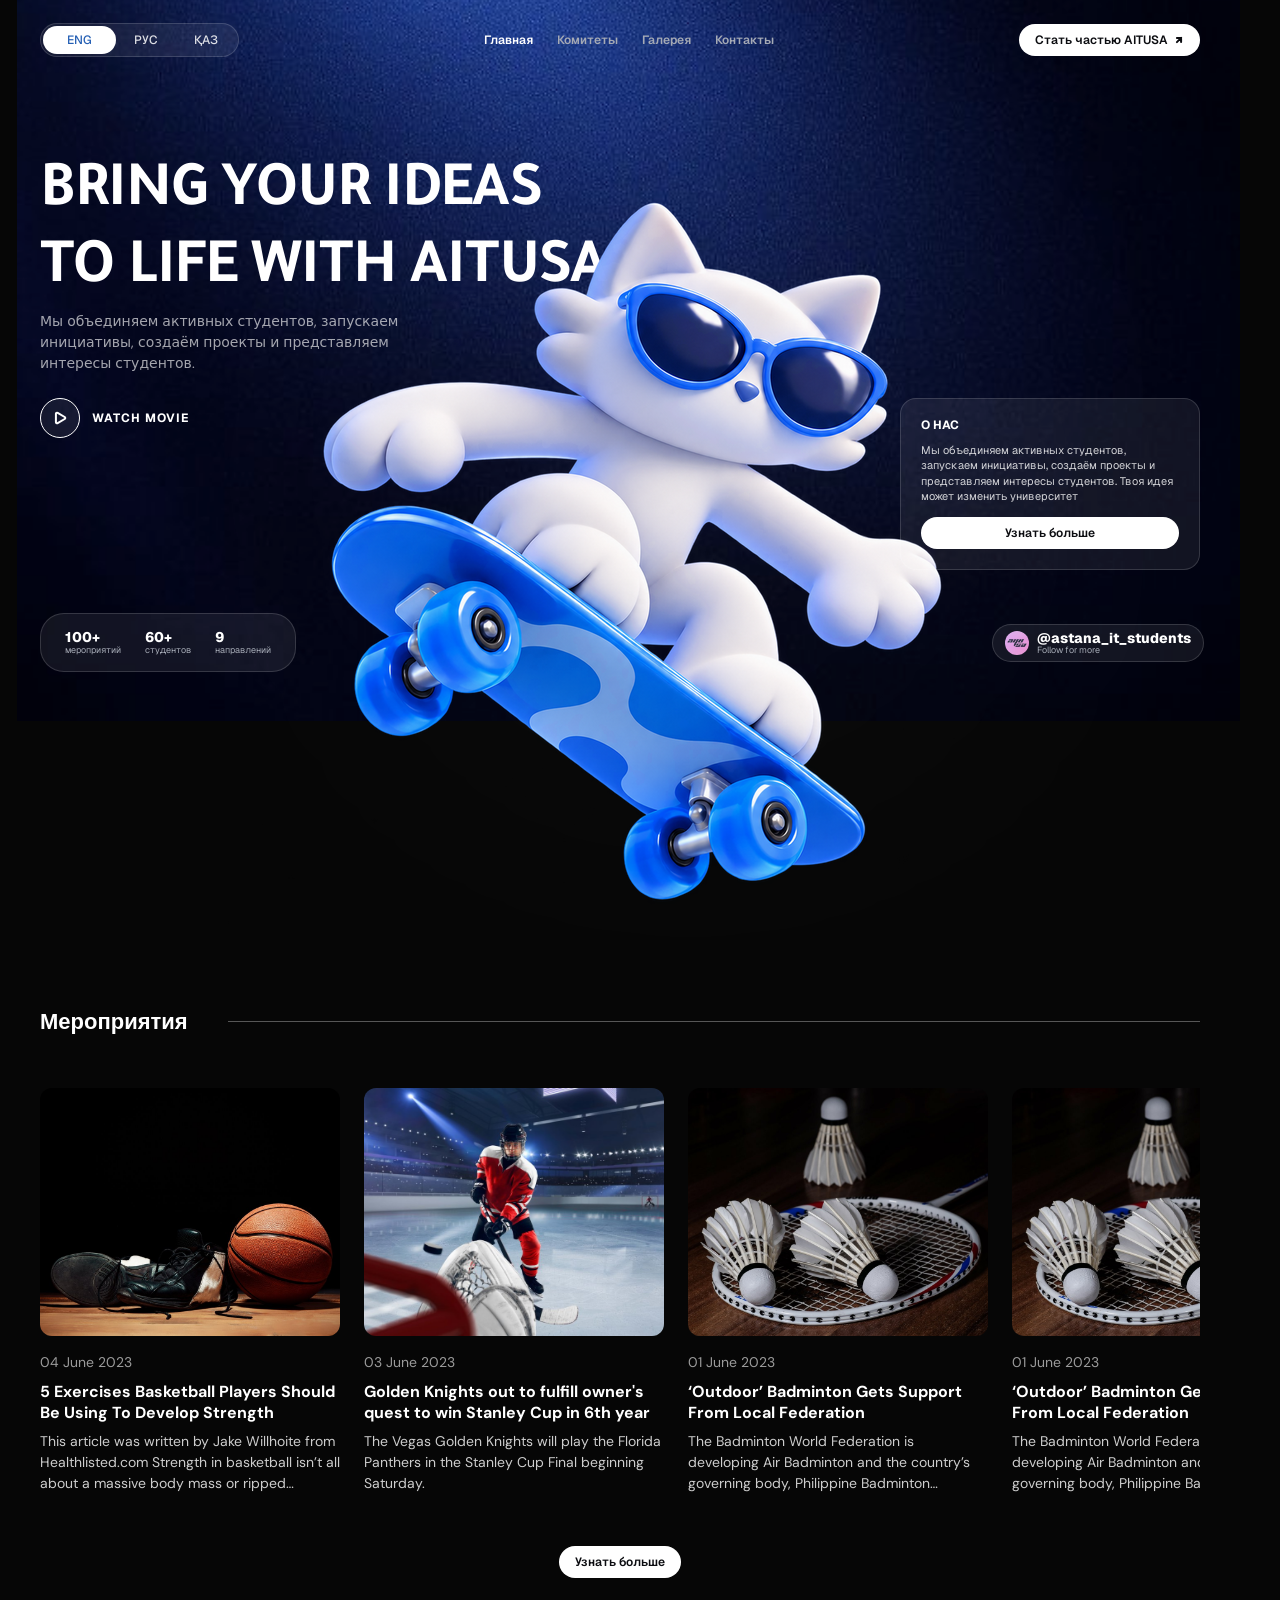
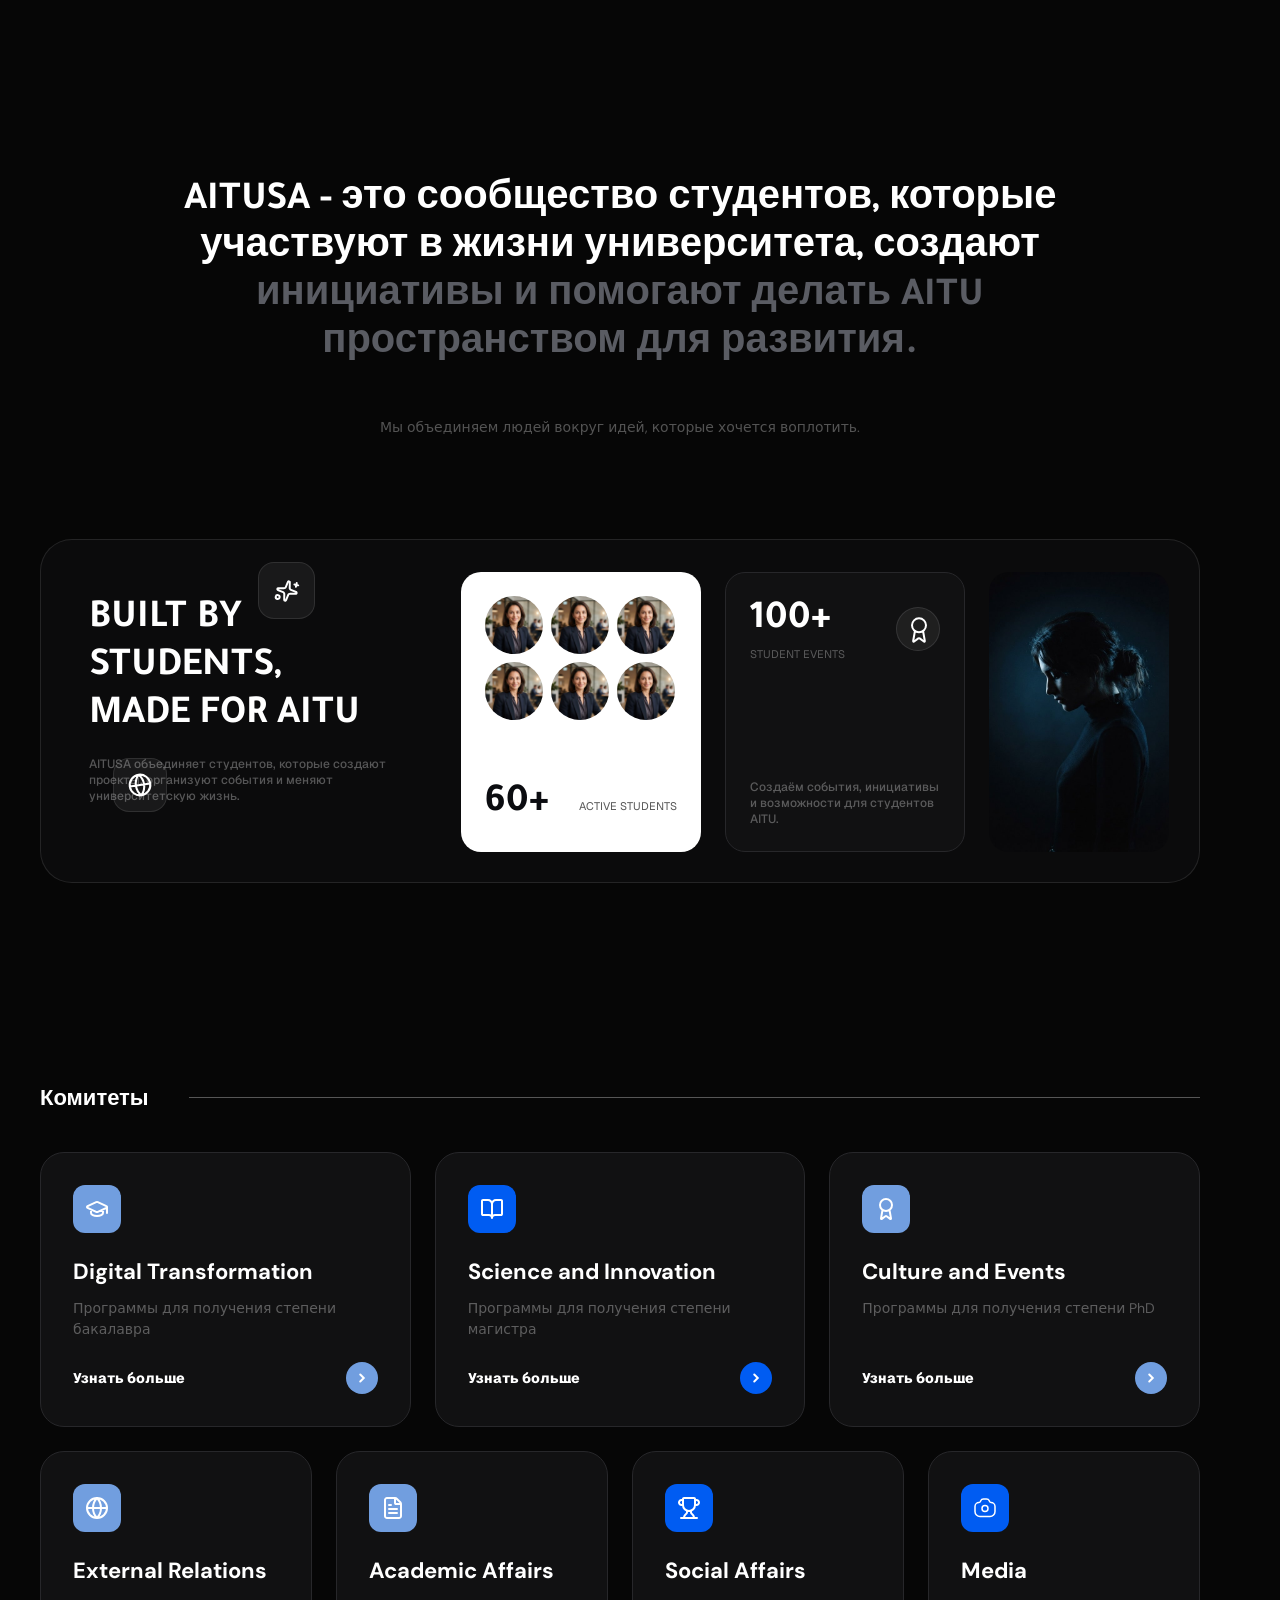
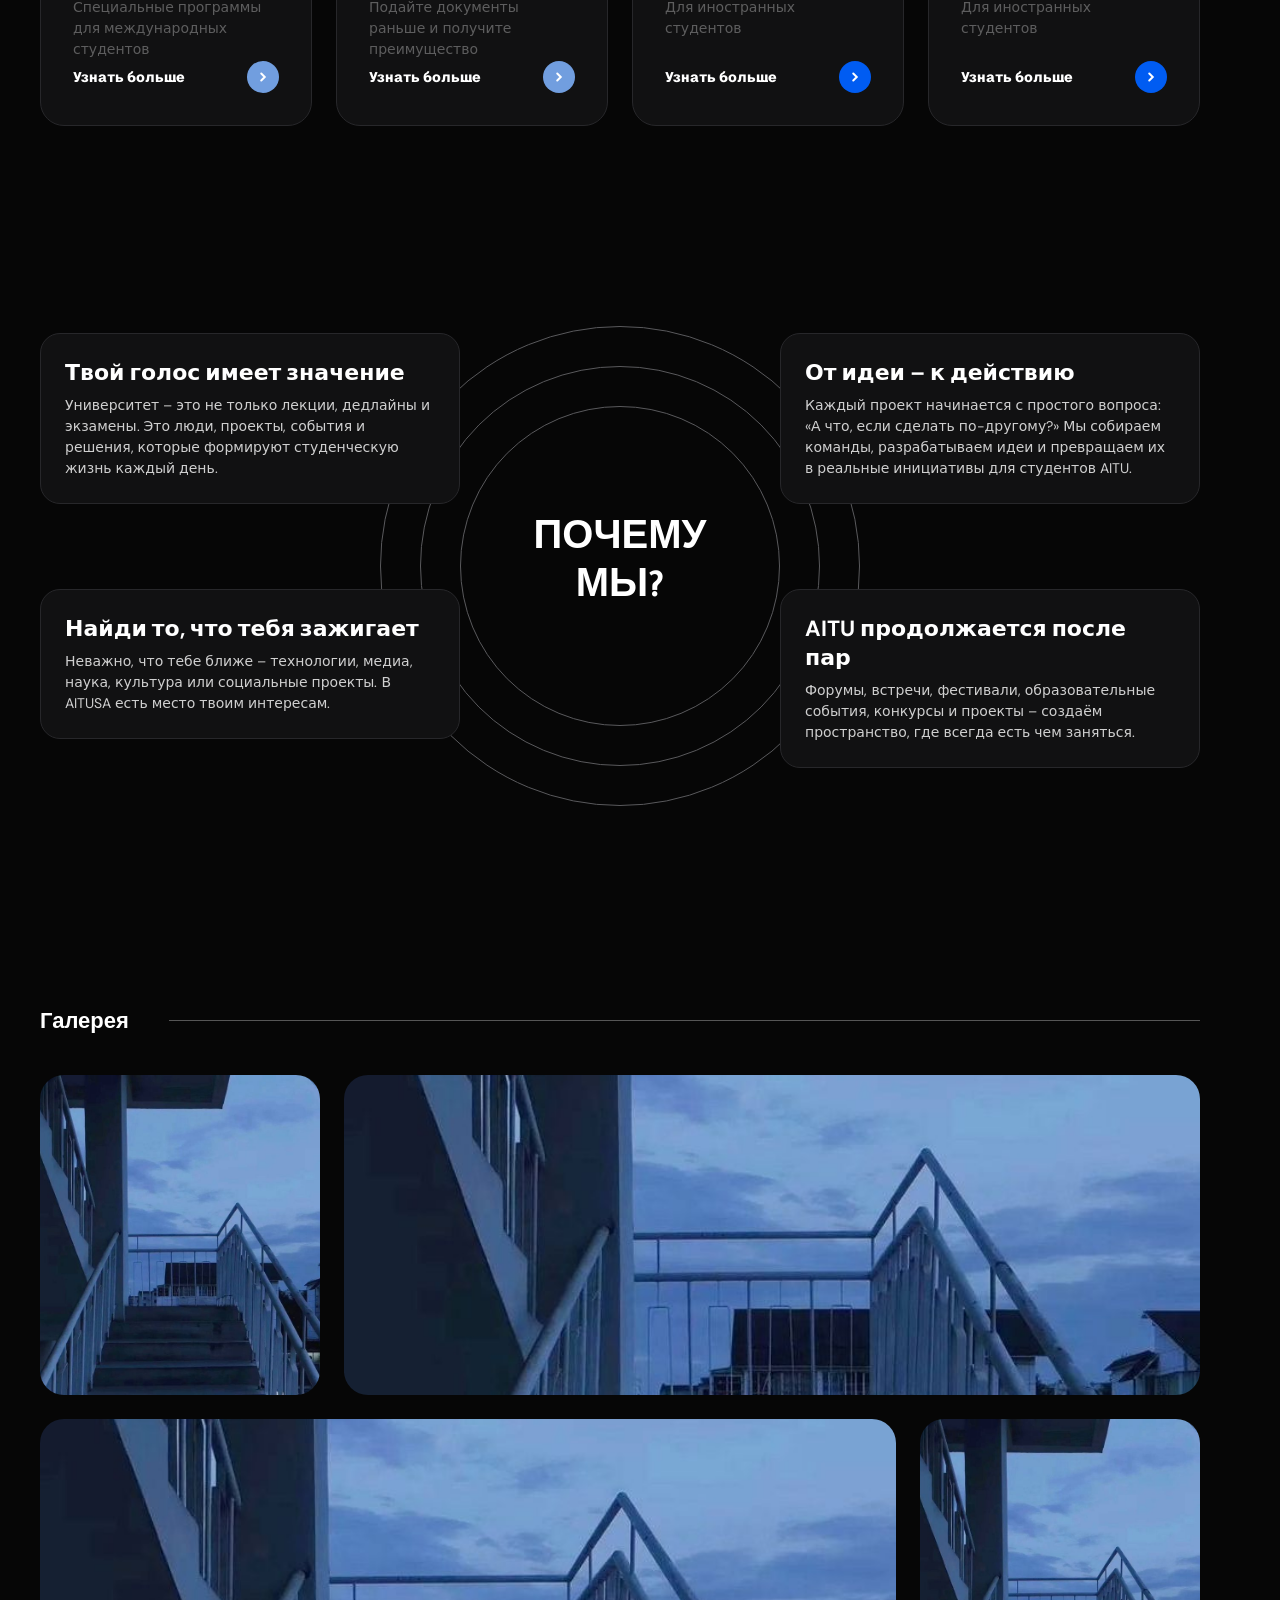
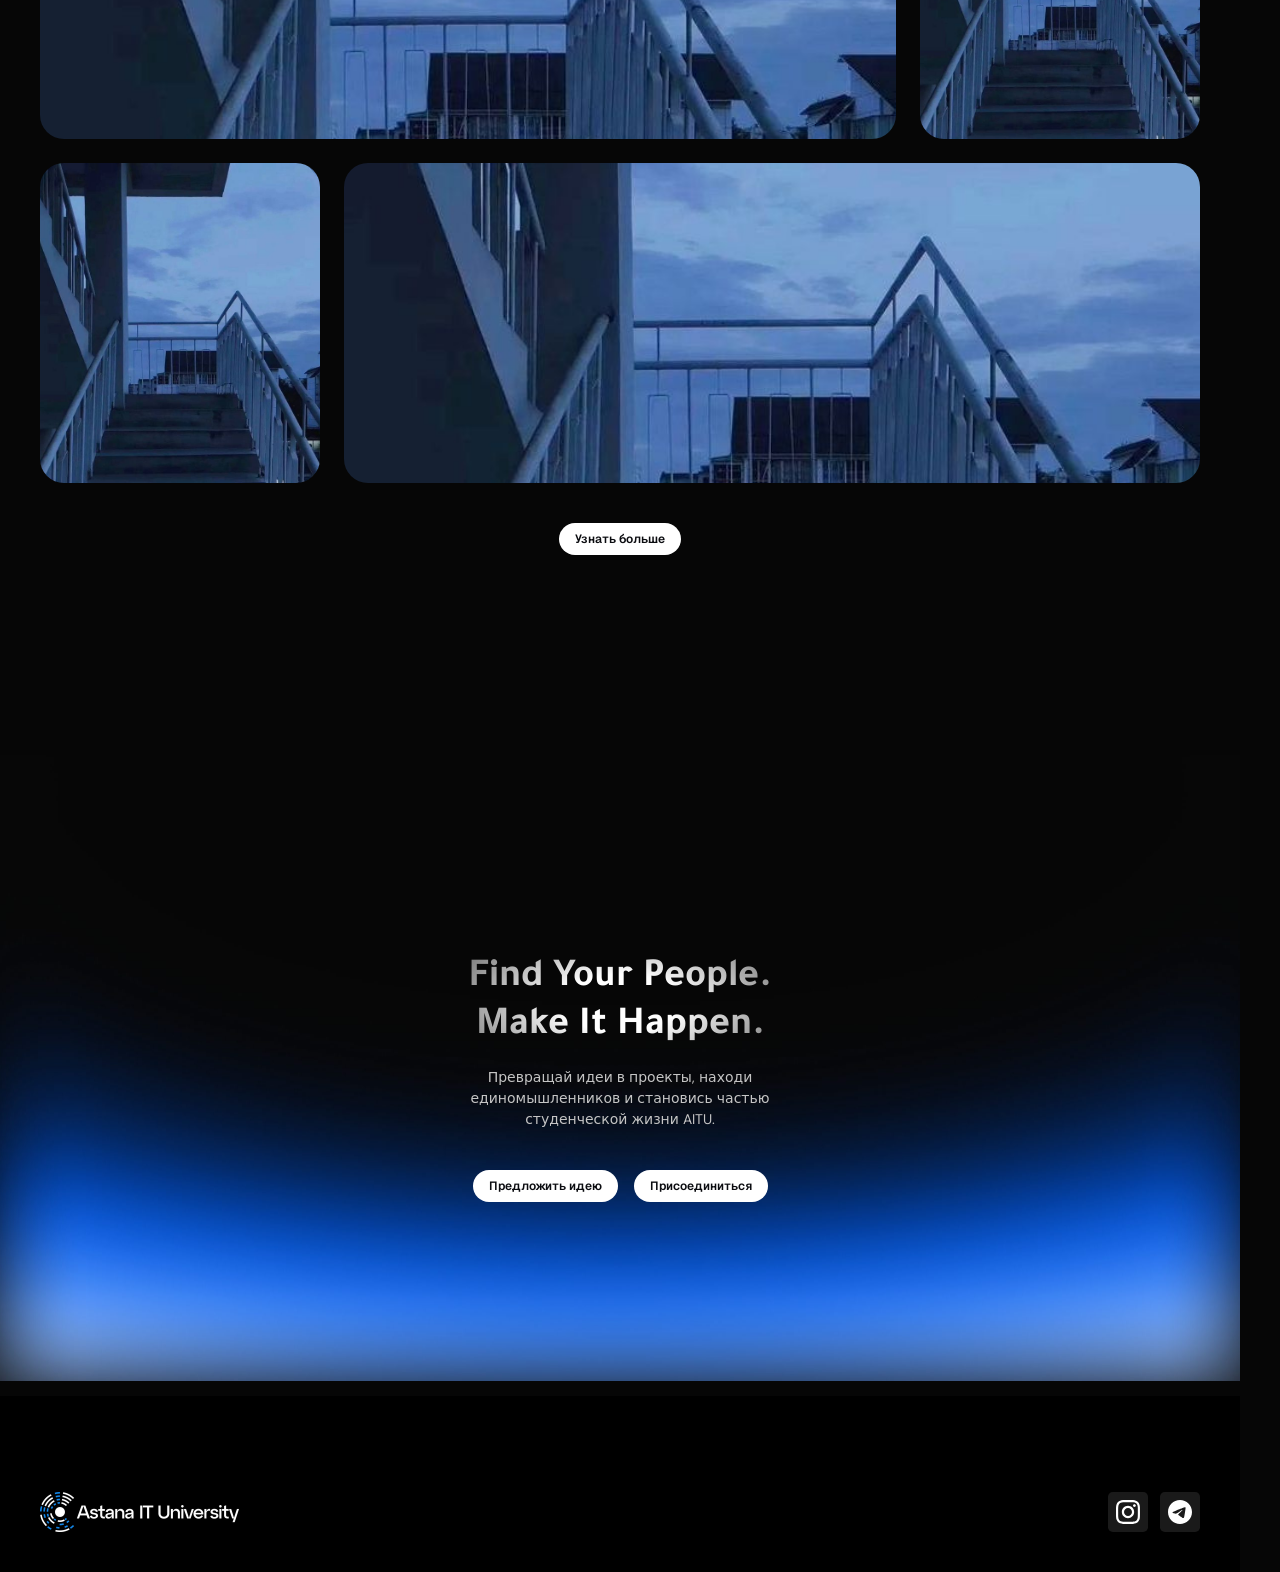
<file: index.html>
<!doctype html>
<html lang="ru">
<head>
<meta charset="utf-8">
<meta name="viewport" content="width=device-width, initial-scale=1">
<title>AITUSA — Bring your ideas to life</title>
<link rel="stylesheet" href="style.css?v=14">
</head>
<body>
<div class="page">

  <header class="nav">
    <nav class="lang glass"><a class="on" href="#">ENG</a><a href="#">РУС</a><a href="#">ҚАЗ</a></nav>
    <ul>
      <li class="active"><a href="index.html">Главная</a></li>
      <li><a href="#committees">Комитеты</a>
        <div class="dropdown">
          <a class="x" href="#"><img src="assets/ic-x-circle.svg" alt="Закрыть"></a>
          <a href="committee.html"><i class="ic"><img src="assets/icon-cap.svg" alt=""></i><div><b>Digital Transformation</b><span>Программы для получения степени бакалавра</span></div></a>
          <a class="bright" href="committee.html"><i class="ic"><img src="assets/icon-book.svg" alt=""></i><div><b>Science and Innovation</b><span>Программы для получения степени бакалавра</span></div></a>
          <a href="committee.html"><i class="ic"><img src="assets/icon-award.svg" alt=""></i><div><b>Culture and Events</b><span>Программы для получения степени бакалавра</span></div></a>
          <a href="committee.html"><i class="ic"><img src="assets/icon-globe2.svg" alt=""></i><div><b>External Relations</b><span>Программы для получения степени бакалавра</span></div></a>
          <a href="committee.html"><i class="ic"><img src="assets/icon-file.svg" alt=""></i><div><b>Academic Affairs</b><span>Программы для получения степени бакалавра</span></div></a>
          <a class="bright" href="committee.html"><i class="ic"><img src="assets/icon-trophy.svg" alt=""></i><div><b>Social Affairs</b><span>Программы для получения степени бакалавра</span></div></a>
          <a class="bright" href="committee.html"><i class="ic"><img src="assets/icon-camera.svg" alt=""></i><div><b>Media</b><span>Программы для получения степени бакалавра</span></div></a>
        </div>
      </li>
      <li><a href="gallery.html">Галерея</a></li>
      <li><a href="#contacts">Контакты</a></li>
    </ul>
    <a class="pill" href="https://t.me/Akend0" target="_blank" rel="noopener">Стать частью AITUSA <img src="assets/arrow-up-right.svg" alt=""></a>
  </header>

  <section class="hero">
    <img class="bg" src="assets/hero-bg.jpg" alt="">
    <div class="pitch">
      <h1>Bring your ideas to life with aitusa</h1>
      <p>Мы объединяем активных студентов, запускаем инициативы, создаём проекты и представляем интересы студентов.</p>
      <a class="watch" href="#"><i><img src="assets/play.svg" alt=""></i>Watch movie</a>
    </div>
    <div class="glow"></div>
    <img class="cat" src="assets/cat.png" alt="">
    <div class="about glass">
      <h3>О нас</h3>
      <p>Мы объединяем активных студентов, запускаем инициативы, создаём проекты и представляем интересы студентов. Твоя идея может изменить университет</p>
      <a class="pill" href="#">Узнать больше</a>
    </div>
    <div class="stats glass">
      <div><b>100+</b><span>мероприятий</span></div>
      <div><b>60+</b><span>студентов</span></div>
      <div><b>9</b><span>направлений</span></div>
    </div>
    <a class="follow glass" href="https://instagram.com/astana_it_students" target="_blank" rel="noopener">
      <img src="assets/avatar-insta.png" alt="">
      <div><b>@astana_it_students</b><span>Follow for more</span></div>
    </a>
  </section>

  <section class="events" id="events">
    <div class="sec-head"><h2>Мероприятия</h2></div>
    <div class="row">
      <article class="event">
        <img src="assets/event-basketball.jpg" alt="">
        <time>04 June 2023</time>
        <h3>5 Exercises Basketball Players Should Be Using To Develop Strength</h3>
        <p>This article was written by Jake Willhoite from Healthlisted.com Strength in basketball isn’t all about a massive body mass or ripped muscles.</p>
      </article>
      <article class="event">
        <img src="assets/event-hockey.jpg" alt="">
        <time>03 June 2023</time>
        <h3>Golden Knights out to fulfill owner's quest to win Stanley Cup in 6th year</h3>
        <p>The Vegas Golden Knights will play the Florida Panthers in the Stanley Cup Final beginning Saturday.</p>
      </article>
      <article class="event">
        <img src="assets/event-badminton.jpg" alt="">
        <time>01 June 2023</time>
        <h3>‘Outdoor’ Badminton Gets Support From Local Federation</h3>
        <p>The Badminton World Federation is developing Air Badminton and the country’s governing body, Philippine Badminton Association.</p>
      </article>
      <article class="event">
        <img src="assets/event-badminton.jpg" alt="">
        <time>01 June 2023</time>
        <h3>‘Outdoor’ Badminton Gets Support From Local Federation</h3>
        <p>The Badminton World Federation is developing Air Badminton and the country’s governing body, Philippine Badminton Association.</p>
      </article>
    </div>
    <div class="center"><a class="pill" href="events.html">Узнать больше</a></div>
  </section>

  <section class="manifesto">
    <h2 class="display">AITUSA - это сообщество студентов, которые участвуют в жизни университета, создают <span>инициативы и помогают делать AITU пространством для развития.</span></h2>
    <p>Мы объединяем людей вокруг идей, которые хочется воплотить.</p>
  </section>

  <section class="bento">
    <div class="b-built">
      <h3 class="display">Built by<br>Students,<br>Made for AITU</h3>
      <p>AITUSA объединяет студентов, которые создают проекты, организуют события и меняют университетскую жизнь.</p>
      <i class="g1 glass"><img src="assets/sparkles.svg" alt=""></i>
      <i class="g2 glass"><img src="assets/globe-big.svg" alt=""></i>
    </div>
    <div class="b-team">
      <div class="avatars">
        <img src="assets/avatar.jpg" alt=""><img src="assets/avatar.jpg" alt=""><img src="assets/avatar.jpg" alt="">
        <img src="assets/avatar.jpg" alt=""><img src="assets/avatar.jpg" alt=""><img src="assets/avatar.jpg" alt="">
      </div>
      <div class="stat"><b>60+</b><span>ACTIVE STUDENTS</span></div>
    </div>
    <div class="b-events">
      <div class="top">
        <div><b>100+</b><small>STUDENT EVENTS</small></div>
        <i class="shield glass"><img src="assets/award-shield.svg" alt=""></i>
      </div>
      <p>Создаём события, инициативы и возможности для студентов AITU.</p>
    </div>
    <img class="b-portrait" src="assets/portrait.jpg" alt="">
  </section>

  <section class="committees" id="committees">
    <div class="sec-head"><h2>Комитеты</h2></div>
    <div class="grid">
      <div class="row">
        <div class="card"><i class="ic"><img src="assets/icon-cap.svg" alt=""></i><h3>Digital Transformation</h3><p>Программы для получения степени бакалавра</p><a href="committee.html">Узнать больше <i><img src="assets/icon-chevron.svg" alt=""></i></a></div>
        <div class="card bright"><i class="ic"><img src="assets/icon-book.svg" alt=""></i><h3>Science and Innovation</h3><p>Программы для получения степени магистра</p><a href="committee.html">Узнать больше <i><img src="assets/icon-chevron.svg" alt=""></i></a></div>
        <div class="card"><i class="ic"><img src="assets/icon-award.svg" alt=""></i><h3>Culture and Events</h3><p>Программы для получения степени PhD</p><a href="committee.html">Узнать больше <i><img src="assets/icon-chevron.svg" alt=""></i></a></div>
      </div>
      <div class="row">
        <div class="card"><i class="ic"><img src="assets/icon-globe2.svg" alt=""></i><h3>External Relations</h3><p>Специальные программы для международных студентов</p><a href="committee.html">Узнать больше <i><img src="assets/icon-chevron.svg" alt=""></i></a></div>
        <div class="card"><i class="ic"><img src="assets/icon-file.svg" alt=""></i><h3>Academic Affairs</h3><p>Подайте документы раньше и получите преимущество</p><a href="committee.html">Узнать больше <i><img src="assets/icon-chevron.svg" alt=""></i></a></div>
        <div class="card bright"><i class="ic"><img src="assets/icon-trophy.svg" alt=""></i><h3>Social Affairs</h3><p>Для иностранных студентов</p><a href="committee.html">Узнать больше <i><img src="assets/icon-chevron.svg" alt=""></i></a></div>
        <div class="card bright"><i class="ic"><img src="assets/icon-camera.svg" alt=""></i><h3>Media</h3><p>Для иностранных студентов</p><a href="committee.html">Узнать больше <i><img src="assets/icon-chevron.svg" alt=""></i></a></div>
      </div>
    </div>
  </section>

  <section class="why">
    <div class="ring" style="width:480px;height:480px"></div>
    <div class="ring" style="width:400px;height:400px"></div>
    <div class="ring" style="width:320px;height:320px"></div>
    <h2 class="display">ПОЧЕМУ<br>МЫ?</h2>
    <div class="q" style="left:0;top:7px"><h3>Твой голос имеет значение</h3><p>Университет – это не только лекции, дедлайны и экзамены. Это люди, проекты, события и решения, которые формируют студенческую жизнь каждый день.</p></div>
    <div class="q" style="left:0;top:263px"><h3>Найди то, что тебя зажигает</h3><p>Неважно, что тебе ближе – технологии, медиа, наука, культура или социальные проекты. В AITUSA есть место твоим интересам.</p></div>
    <div class="q" style="right:0;top:7px"><h3>От идеи – к действию</h3><p>Каждый проект начинается с простого вопроса: «А что, если сделать по-другому?» Мы собираем команды, разрабатываем идеи и превращаем их в реальные инициативы для студентов AITU.</p></div>
    <div class="q" style="right:0;top:263px"><h3>AITU продолжается после пар</h3><p>Форумы, встречи, фестивали, образовательные события, конкурсы и проекты – создаём пространство, где всегда есть чем заняться.</p></div>
  </section>

  <section class="gallery" id="gallery">
    <div class="sec-head"><h2>Галерея</h2></div>
    <div class="g-grid">
      <div class="row"><img class="n" src="assets/gallery.jpg" alt=""><img class="w" src="assets/gallery.jpg" alt=""></div>
      <div class="row"><img class="w" src="assets/gallery.jpg" alt=""><img class="n" src="assets/gallery.jpg" alt=""></div>
      <div class="row"><img class="n" src="assets/gallery.jpg" alt=""><img class="w" src="assets/gallery.jpg" alt=""></div>
    </div>
    <div class="center"><a class="pill" href="gallery.html">Узнать больше</a></div>
  </section>

  <footer class="footer" id="contacts">
    <div class="cta">
      <h2 class="display">Find Your People.<br>Make It Happen.</h2>
      <p>Превращай идеи в проекты, находи единомышленников и становись частью студенческой жизни AITU.</p>
      <div class="center"><a class="pill" href="#">Предложить идею</a><a class="pill" href="#">Присоединиться</a></div>
    </div>
    <div class="bottom">
      <img class="logo" src="assets/aitu-logo.png" alt="Astana IT University">
      <div class="soc">
        <a href="https://instagram.com/astana_it_students" target="_blank" rel="noopener"><img src="assets/icon-instagram.svg" alt="Instagram"></a>
        <a href="https://t.me/aitusanews" target="_blank" rel="noopener"><img src="assets/icon-telegram.svg" alt="Telegram"></a>
      </div>
    </div>
  </footer>

</div>
<script src="nav.js"></script>
</body>
</html>
</file>
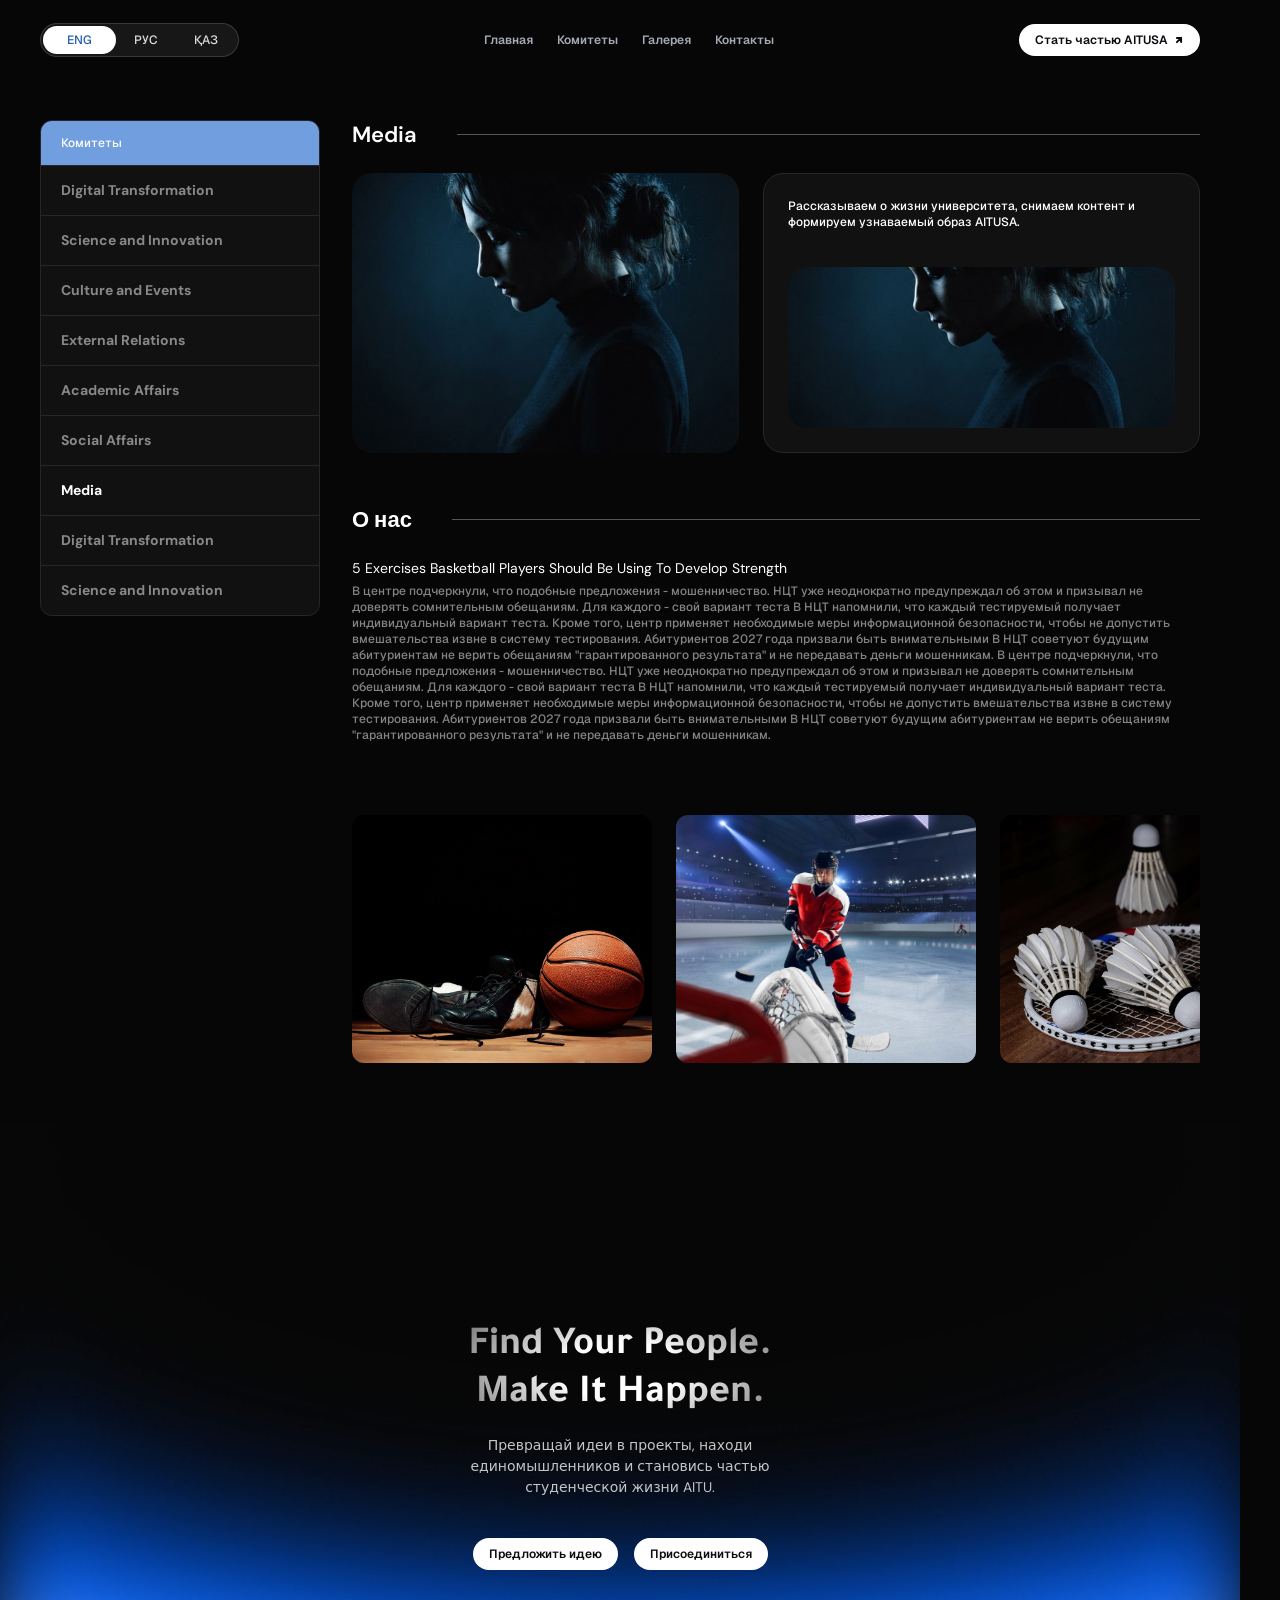
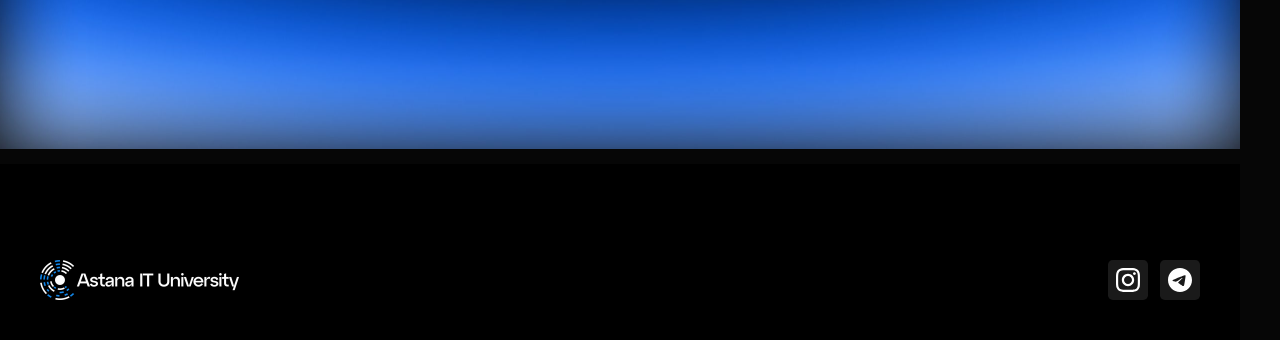
<file: committee.html>
<!doctype html>
<html lang="ru">
<head>
<meta charset="utf-8">
<meta name="viewport" content="width=device-width, initial-scale=1">
<title>AITUSA — Комитеты</title>
<link rel="stylesheet" href="style.css?v=14">
</head>
<body>
<div class="page">

  <header class="nav">
    <nav class="lang glass"><a class="on" href="#">ENG</a><a href="#">РУС</a><a href="#">ҚАЗ</a></nav>
    <ul>
      <li><a href="index.html">Главная</a></li>
      <li><a href="committee.html">Комитеты</a>
        <div class="dropdown">
          <a class="x" href="#"><img src="assets/ic-x-circle.svg" alt="Закрыть"></a>
          <a href="committee.html"><i class="ic"><img src="assets/icon-cap.svg" alt=""></i><div><b>Digital Transformation</b><span>Программы для получения степени бакалавра</span></div></a>
          <a class="bright" href="committee.html"><i class="ic"><img src="assets/icon-book.svg" alt=""></i><div><b>Science and Innovation</b><span>Программы для получения степени бакалавра</span></div></a>
          <a href="committee.html"><i class="ic"><img src="assets/icon-award.svg" alt=""></i><div><b>Culture and Events</b><span>Программы для получения степени бакалавра</span></div></a>
          <a href="committee.html"><i class="ic"><img src="assets/icon-globe2.svg" alt=""></i><div><b>External Relations</b><span>Программы для получения степени бакалавра</span></div></a>
          <a href="committee.html"><i class="ic"><img src="assets/icon-file.svg" alt=""></i><div><b>Academic Affairs</b><span>Программы для получения степени бакалавра</span></div></a>
          <a class="bright" href="committee.html"><i class="ic"><img src="assets/icon-trophy.svg" alt=""></i><div><b>Social Affairs</b><span>Программы для получения степени бакалавра</span></div></a>
          <a class="bright" href="committee.html"><i class="ic"><img src="assets/icon-camera.svg" alt=""></i><div><b>Media</b><span>Программы для получения степени бакалавра</span></div></a>
        </div>
      </li>
      <li><a href="gallery.html">Галерея</a></li>
      <li><a href="index.html#contacts">Контакты</a></li>
    </ul>
    <a class="pill" href="https://t.me/Akend0" target="_blank" rel="noopener">Стать частью AITUSA <img src="assets/arrow-up-right.svg" alt=""></a>
  </header>

  <main class="inner">
  <div class="committee">
    <nav class="sidebar">
      <div class="sec-head m-only"><h2>Поиск комитета</h2></div>
      <input class="search m-only" type="search" placeholder="Поиск комитета">
      <a class="head" href="#">Комитеты</a>
    <a href="#detail">Digital Transformation</a>
    <a href="#detail">Science and Innovation</a>
    <a href="#detail">Culture and Events</a>
    <a href="#detail">External Relations</a>
    <a href="#detail">Academic Affairs</a>
    <a href="#detail">Social Affairs</a>
    <a href="#detail" class="on">Media</a>
    <a href="#detail">Digital Transformation</a>
    <a href="#detail">Science and Innovation</a>
    </nav>
    <div class="body" id="detail">
      <section>
        <div class="sec-head"><h2>Media</h2></div>
        <div class="about-row">
          <img src="assets/portrait.jpg" alt="">
          <div class="about-card">
            <p>Рассказываем о жизни университета, снимаем контент и формируем узнаваемый образ AITUSA.</p>
            <img src="assets/portrait.jpg" alt="">
          </div>
        </div>
      </section>
      <section>
        <div class="sec-head"><h2>О нас</h2></div>
        <div class="text">
          <h3>5 Exercises Basketball Players Should Be Using To Develop Strength</h3>
          <p>В центре подчеркнули, что подобные предложения - мошенничество. НЦТ уже неоднократно предупреждал об этом и призывал не доверять сомнительным обещаниям. Для каждого - свой вариант теста В НЦТ напомнили, что каждый тестируемый получает индивидуальный вариант теста. Кроме того, центр применяет необходимые меры информационной безопасности, чтобы не допустить вмешательства извне в систему тестирования. Абитуриентов 2027 года призвали быть внимательными В НЦТ советуют будущим абитуриентам не верить обещаниям "гарантированного результата" и не передавать деньги мошенникам. В центре подчеркнули, что подобные предложения - мошенничество. НЦТ уже неоднократно предупреждал об этом и призывал не доверять сомнительным обещаниям. Для каждого - свой вариант теста В НЦТ напомнили, что каждый тестируемый получает индивидуальный вариант теста. Кроме того, центр применяет необходимые меры информационной безопасности, чтобы не допустить вмешательства извне в систему тестирования. Абитуриентов 2027 года призвали быть внимательными В НЦТ советуют будущим абитуриентам не верить обещаниям "гарантированного результата" и не передавать деньги мошенникам.</p>
        </div>
      </section>
      <div class="sec-head m-only"><h2>Галерея</h2></div>
      <div class="strip">
        <img src="assets/event-basketball.jpg" alt=""><img src="assets/event-hockey.jpg" alt=""><img src="assets/event-badminton.jpg" alt=""><img src="assets/event-badminton.jpg" alt="">
      </div>
    </div>
  </div>

  <footer class="footer" id="contacts">
    <div class="cta">
      <h2 class="display">Find Your People.<br>Make It Happen.</h2>
      <p>Превращай идеи в проекты, находи единомышленников и становись частью студенческой жизни AITU.</p>
      <div class="center"><a class="pill" href="#">Предложить идею</a><a class="pill" href="#">Присоединиться</a></div>
    </div>
    <div class="bottom">
      <img class="logo" src="assets/aitu-logo.png" alt="Astana IT University">
      <div class="soc">
        <a href="https://instagram.com/astana_it_students" target="_blank" rel="noopener"><img src="assets/icon-instagram.svg" alt="Instagram"></a>
        <a href="https://t.me/aitusanews" target="_blank" rel="noopener"><img src="assets/icon-telegram.svg" alt="Telegram"></a>
      </div>
    </div>
  </footer>
  </main>

</div>
<script src="nav.js"></script>
</body>
</html>
</file>
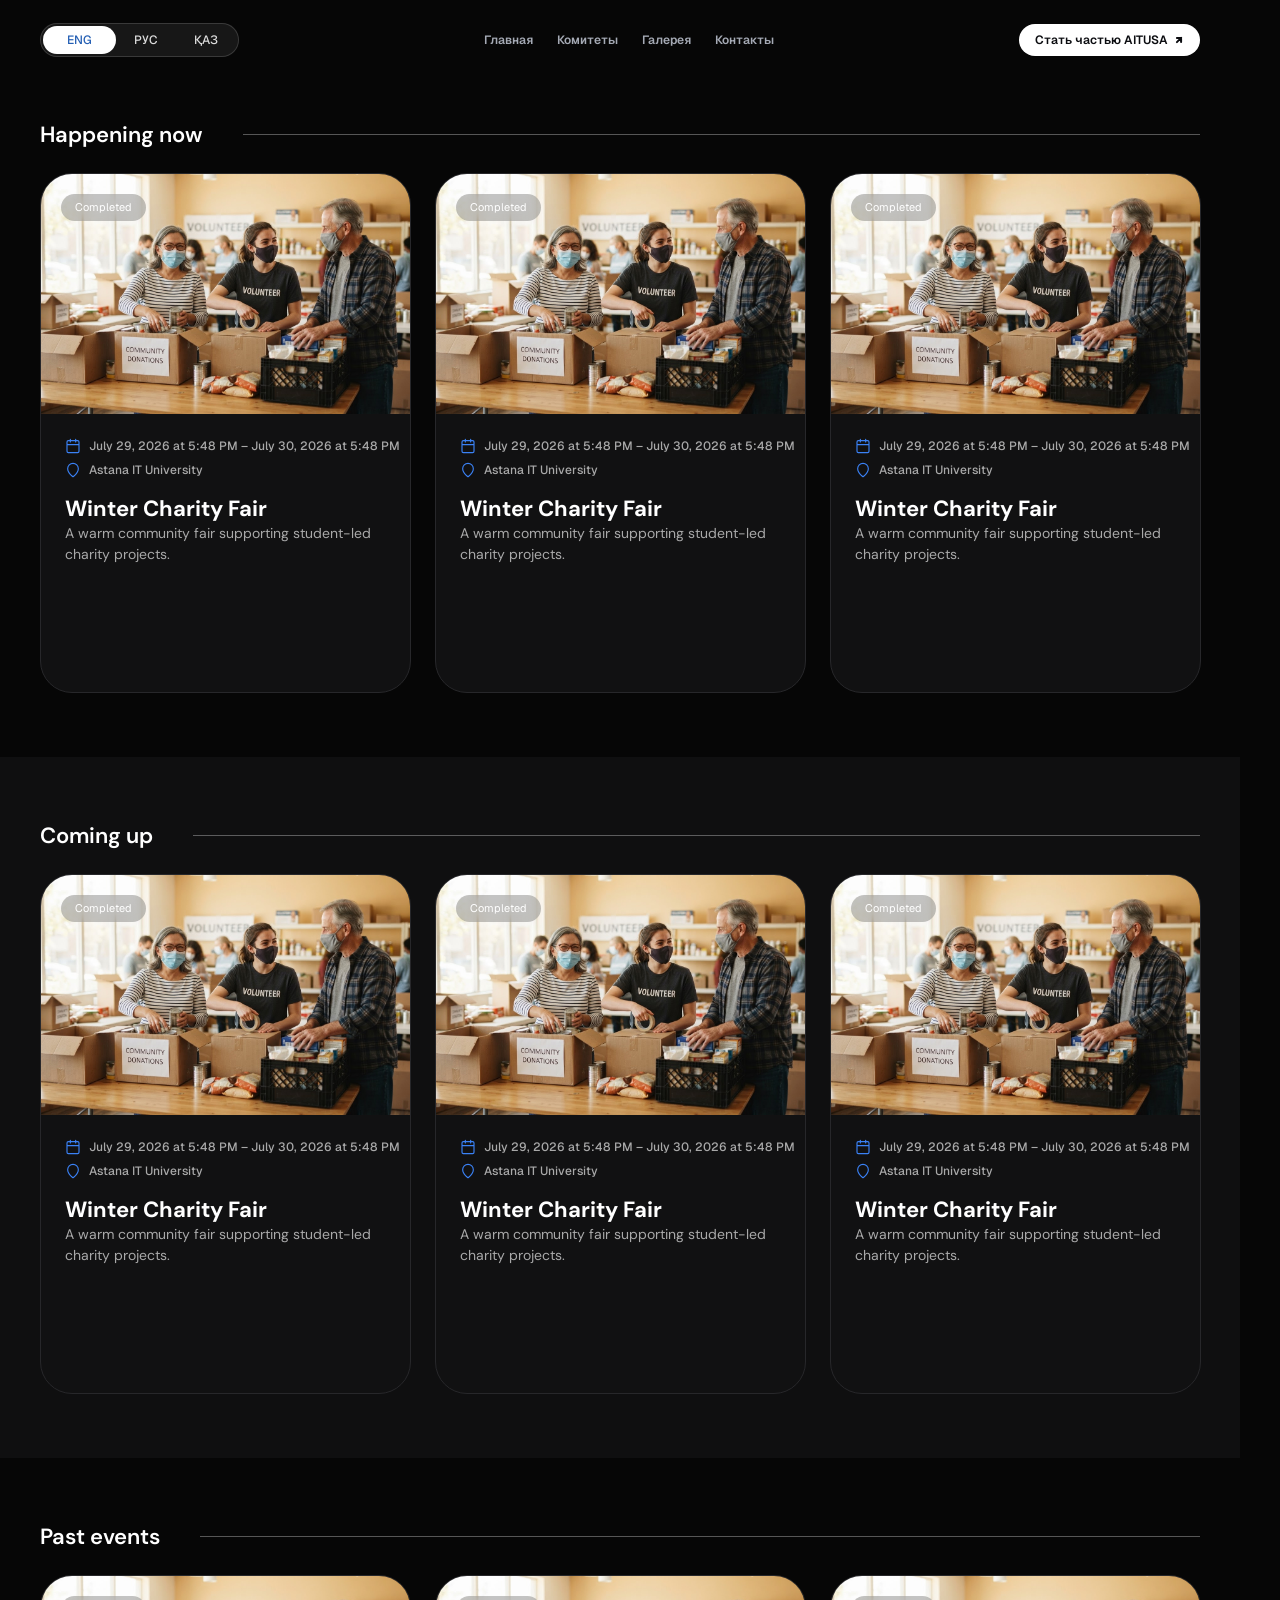
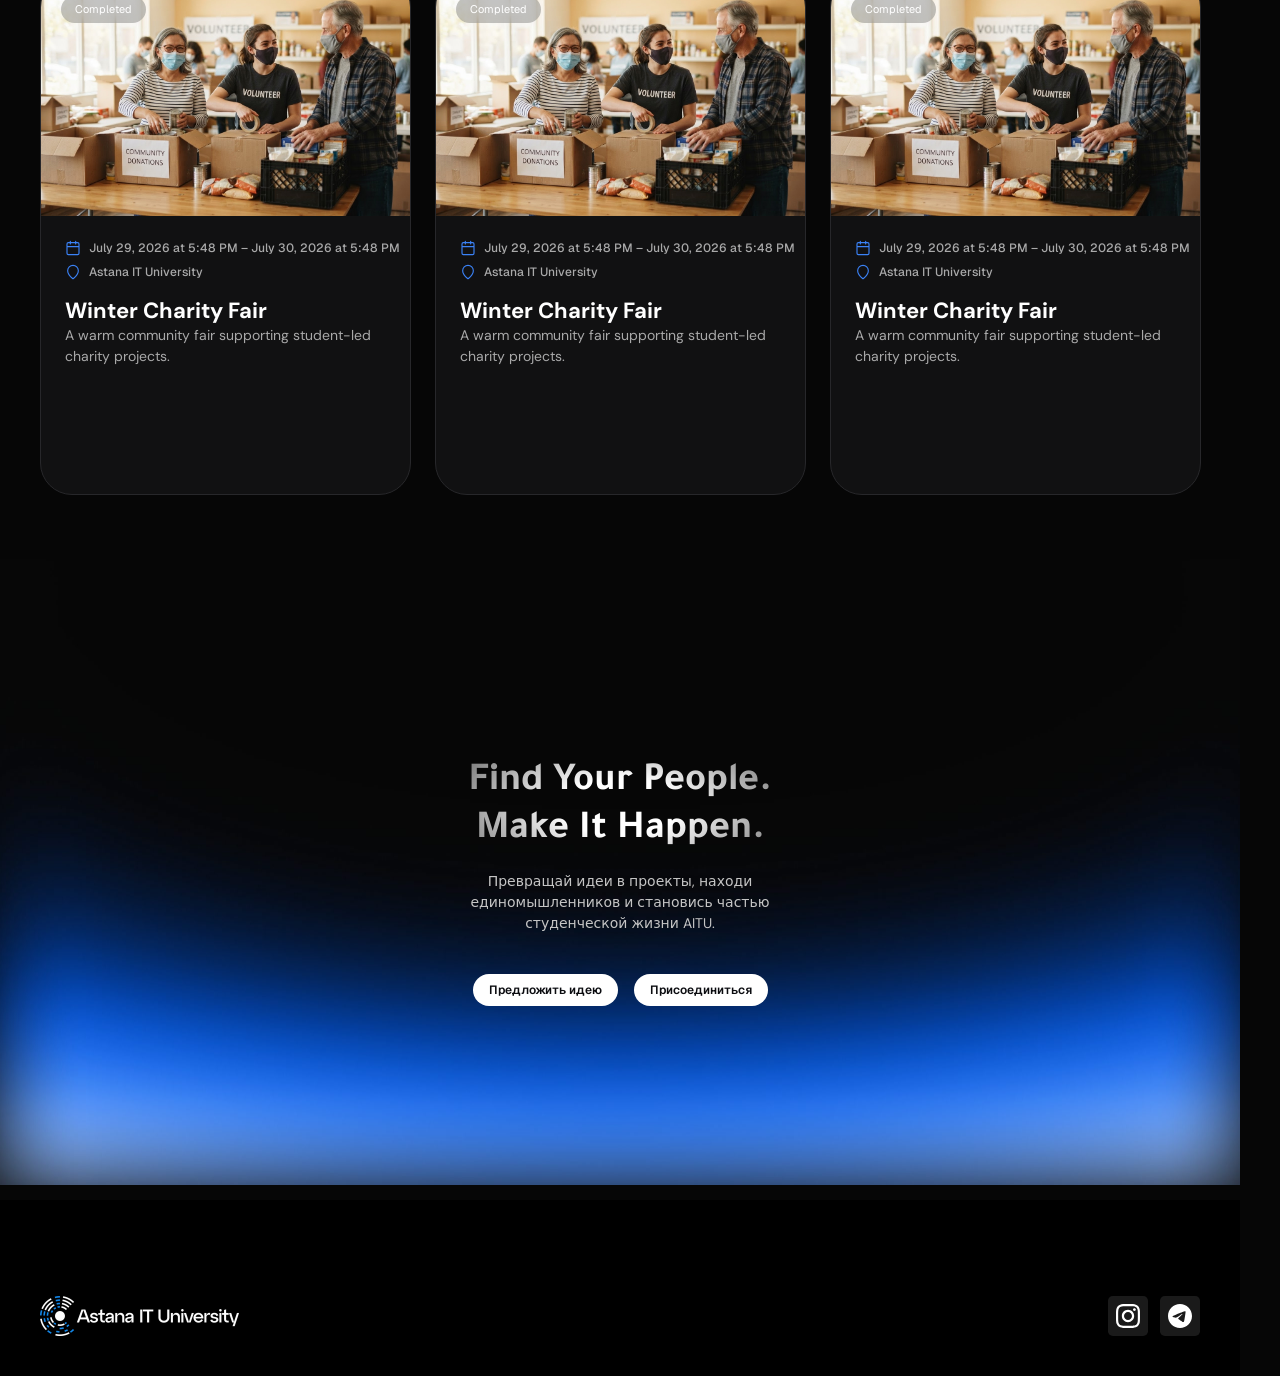
<file: events.html>
<!doctype html>
<html lang="ru">
<head>
<meta charset="utf-8">
<meta name="viewport" content="width=device-width, initial-scale=1">
<title>AITUSA — Мероприятия</title>
<link rel="stylesheet" href="style.css?v=14">
</head>
<body>
<div class="page">

  <header class="nav">
    <nav class="lang glass"><a class="on" href="#">ENG</a><a href="#">РУС</a><a href="#">ҚАЗ</a></nav>
    <ul>
      <li><a href="index.html">Главная</a></li>
      <li><a href="committee.html">Комитеты</a>
        <div class="dropdown">
          <a class="x" href="#"><img src="assets/ic-x-circle.svg" alt="Закрыть"></a>
          <a href="committee.html"><i class="ic"><img src="assets/icon-cap.svg" alt=""></i><div><b>Digital Transformation</b><span>Программы для получения степени бакалавра</span></div></a>
          <a class="bright" href="committee.html"><i class="ic"><img src="assets/icon-book.svg" alt=""></i><div><b>Science and Innovation</b><span>Программы для получения степени бакалавра</span></div></a>
          <a href="committee.html"><i class="ic"><img src="assets/icon-award.svg" alt=""></i><div><b>Culture and Events</b><span>Программы для получения степени бакалавра</span></div></a>
          <a href="committee.html"><i class="ic"><img src="assets/icon-globe2.svg" alt=""></i><div><b>External Relations</b><span>Программы для получения степени бакалавра</span></div></a>
          <a href="committee.html"><i class="ic"><img src="assets/icon-file.svg" alt=""></i><div><b>Academic Affairs</b><span>Программы для получения степени бакалавра</span></div></a>
          <a class="bright" href="committee.html"><i class="ic"><img src="assets/icon-trophy.svg" alt=""></i><div><b>Social Affairs</b><span>Программы для получения степени бакалавра</span></div></a>
          <a class="bright" href="committee.html"><i class="ic"><img src="assets/icon-camera.svg" alt=""></i><div><b>Media</b><span>Программы для получения степени бакалавра</span></div></a>
        </div>
      </li>
      <li><a href="gallery.html">Галерея</a></li>
      <li><a href="index.html#contacts">Контакты</a></li>
    </ul>
    <a class="pill" href="https://t.me/Akend0" target="_blank" rel="noopener">Стать частью AITUSA <img src="assets/arrow-up-right.svg" alt=""></a>
  </header>

  <main class="inner events-page">
  <section class="ev-section">
    <div class="sec-head"><h2>Happening now</h2></div>
    <div class="cards">
      <article class="ev">
        <div class="img"><img src="assets/event-fair.jpg" alt=""><span>Completed</span></div>
        <div class="info">
          <div class="meta">
            <div><img src="assets/ic-calendar-blue.svg" alt="">July 29, 2026 at 5:48 PM – July 30, 2026 at 5:48 PM</div>
            <div><img src="assets/ic-map-pin.svg" alt="">Astana IT University</div>
          </div>
          <div><h3>Winter Charity Fair</h3><p>A warm community fair supporting student-led charity projects.</p></div>
        </div>
      </article>
      <article class="ev">
        <div class="img"><img src="assets/event-fair.jpg" alt=""><span>Completed</span></div>
        <div class="info">
          <div class="meta">
            <div><img src="assets/ic-calendar-blue.svg" alt="">July 29, 2026 at 5:48 PM – July 30, 2026 at 5:48 PM</div>
            <div><img src="assets/ic-map-pin.svg" alt="">Astana IT University</div>
          </div>
          <div><h3>Winter Charity Fair</h3><p>A warm community fair supporting student-led charity projects.</p></div>
        </div>
      </article>
      <article class="ev">
        <div class="img"><img src="assets/event-fair.jpg" alt=""><span>Completed</span></div>
        <div class="info">
          <div class="meta">
            <div><img src="assets/ic-calendar-blue.svg" alt="">July 29, 2026 at 5:48 PM – July 30, 2026 at 5:48 PM</div>
            <div><img src="assets/ic-map-pin.svg" alt="">Astana IT University</div>
          </div>
          <div><h3>Winter Charity Fair</h3><p>A warm community fair supporting student-led charity projects.</p></div>
        </div>
      </article>
    </div>
  </section>
  <section class="ev-section band">
    <div class="sec-head"><h2>Coming up</h2></div>
    <div class="cards">
      <article class="ev">
        <div class="img"><img src="assets/event-fair.jpg" alt=""><span>Completed</span></div>
        <div class="info">
          <div class="meta">
            <div><img src="assets/ic-calendar-blue.svg" alt="">July 29, 2026 at 5:48 PM – July 30, 2026 at 5:48 PM</div>
            <div><img src="assets/ic-map-pin.svg" alt="">Astana IT University</div>
          </div>
          <div><h3>Winter Charity Fair</h3><p>A warm community fair supporting student-led charity projects.</p></div>
        </div>
      </article>
      <article class="ev">
        <div class="img"><img src="assets/event-fair.jpg" alt=""><span>Completed</span></div>
        <div class="info">
          <div class="meta">
            <div><img src="assets/ic-calendar-blue.svg" alt="">July 29, 2026 at 5:48 PM – July 30, 2026 at 5:48 PM</div>
            <div><img src="assets/ic-map-pin.svg" alt="">Astana IT University</div>
          </div>
          <div><h3>Winter Charity Fair</h3><p>A warm community fair supporting student-led charity projects.</p></div>
        </div>
      </article>
      <article class="ev">
        <div class="img"><img src="assets/event-fair.jpg" alt=""><span>Completed</span></div>
        <div class="info">
          <div class="meta">
            <div><img src="assets/ic-calendar-blue.svg" alt="">July 29, 2026 at 5:48 PM – July 30, 2026 at 5:48 PM</div>
            <div><img src="assets/ic-map-pin.svg" alt="">Astana IT University</div>
          </div>
          <div><h3>Winter Charity Fair</h3><p>A warm community fair supporting student-led charity projects.</p></div>
        </div>
      </article>
    </div>
  </section>
  <section class="ev-section">
    <div class="sec-head"><h2>Past events</h2></div>
    <div class="cards">
      <article class="ev">
        <div class="img"><img src="assets/event-fair.jpg" alt=""><span>Completed</span></div>
        <div class="info">
          <div class="meta">
            <div><img src="assets/ic-calendar-blue.svg" alt="">July 29, 2026 at 5:48 PM – July 30, 2026 at 5:48 PM</div>
            <div><img src="assets/ic-map-pin.svg" alt="">Astana IT University</div>
          </div>
          <div><h3>Winter Charity Fair</h3><p>A warm community fair supporting student-led charity projects.</p></div>
        </div>
      </article>
      <article class="ev">
        <div class="img"><img src="assets/event-fair.jpg" alt=""><span>Completed</span></div>
        <div class="info">
          <div class="meta">
            <div><img src="assets/ic-calendar-blue.svg" alt="">July 29, 2026 at 5:48 PM – July 30, 2026 at 5:48 PM</div>
            <div><img src="assets/ic-map-pin.svg" alt="">Astana IT University</div>
          </div>
          <div><h3>Winter Charity Fair</h3><p>A warm community fair supporting student-led charity projects.</p></div>
        </div>
      </article>
      <article class="ev">
        <div class="img"><img src="assets/event-fair.jpg" alt=""><span>Completed</span></div>
        <div class="info">
          <div class="meta">
            <div><img src="assets/ic-calendar-blue.svg" alt="">July 29, 2026 at 5:48 PM – July 30, 2026 at 5:48 PM</div>
            <div><img src="assets/ic-map-pin.svg" alt="">Astana IT University</div>
          </div>
          <div><h3>Winter Charity Fair</h3><p>A warm community fair supporting student-led charity projects.</p></div>
        </div>
      </article>
    </div>
  </section>
  <div class="empty" hidden><b>Скоро здесь будет больше</b><span>Мы собираем проекты и мероприятия, чтобы сохранить их в одной галерее.</span></div>

  <footer class="footer" id="contacts">
    <div class="cta">
      <h2 class="display">Find Your People.<br>Make It Happen.</h2>
      <p>Превращай идеи в проекты, находи единомышленников и становись частью студенческой жизни AITU.</p>
      <div class="center"><a class="pill" href="#">Предложить идею</a><a class="pill" href="#">Присоединиться</a></div>
    </div>
    <div class="bottom">
      <img class="logo" src="assets/aitu-logo.png" alt="Astana IT University">
      <div class="soc">
        <a href="https://instagram.com/astana_it_students" target="_blank" rel="noopener"><img src="assets/icon-instagram.svg" alt="Instagram"></a>
        <a href="https://t.me/aitusanews" target="_blank" rel="noopener"><img src="assets/icon-telegram.svg" alt="Telegram"></a>
      </div>
    </div>
  </footer>
  </main>

</div>
<script src="nav.js"></script>
</body>
</html>
</file>
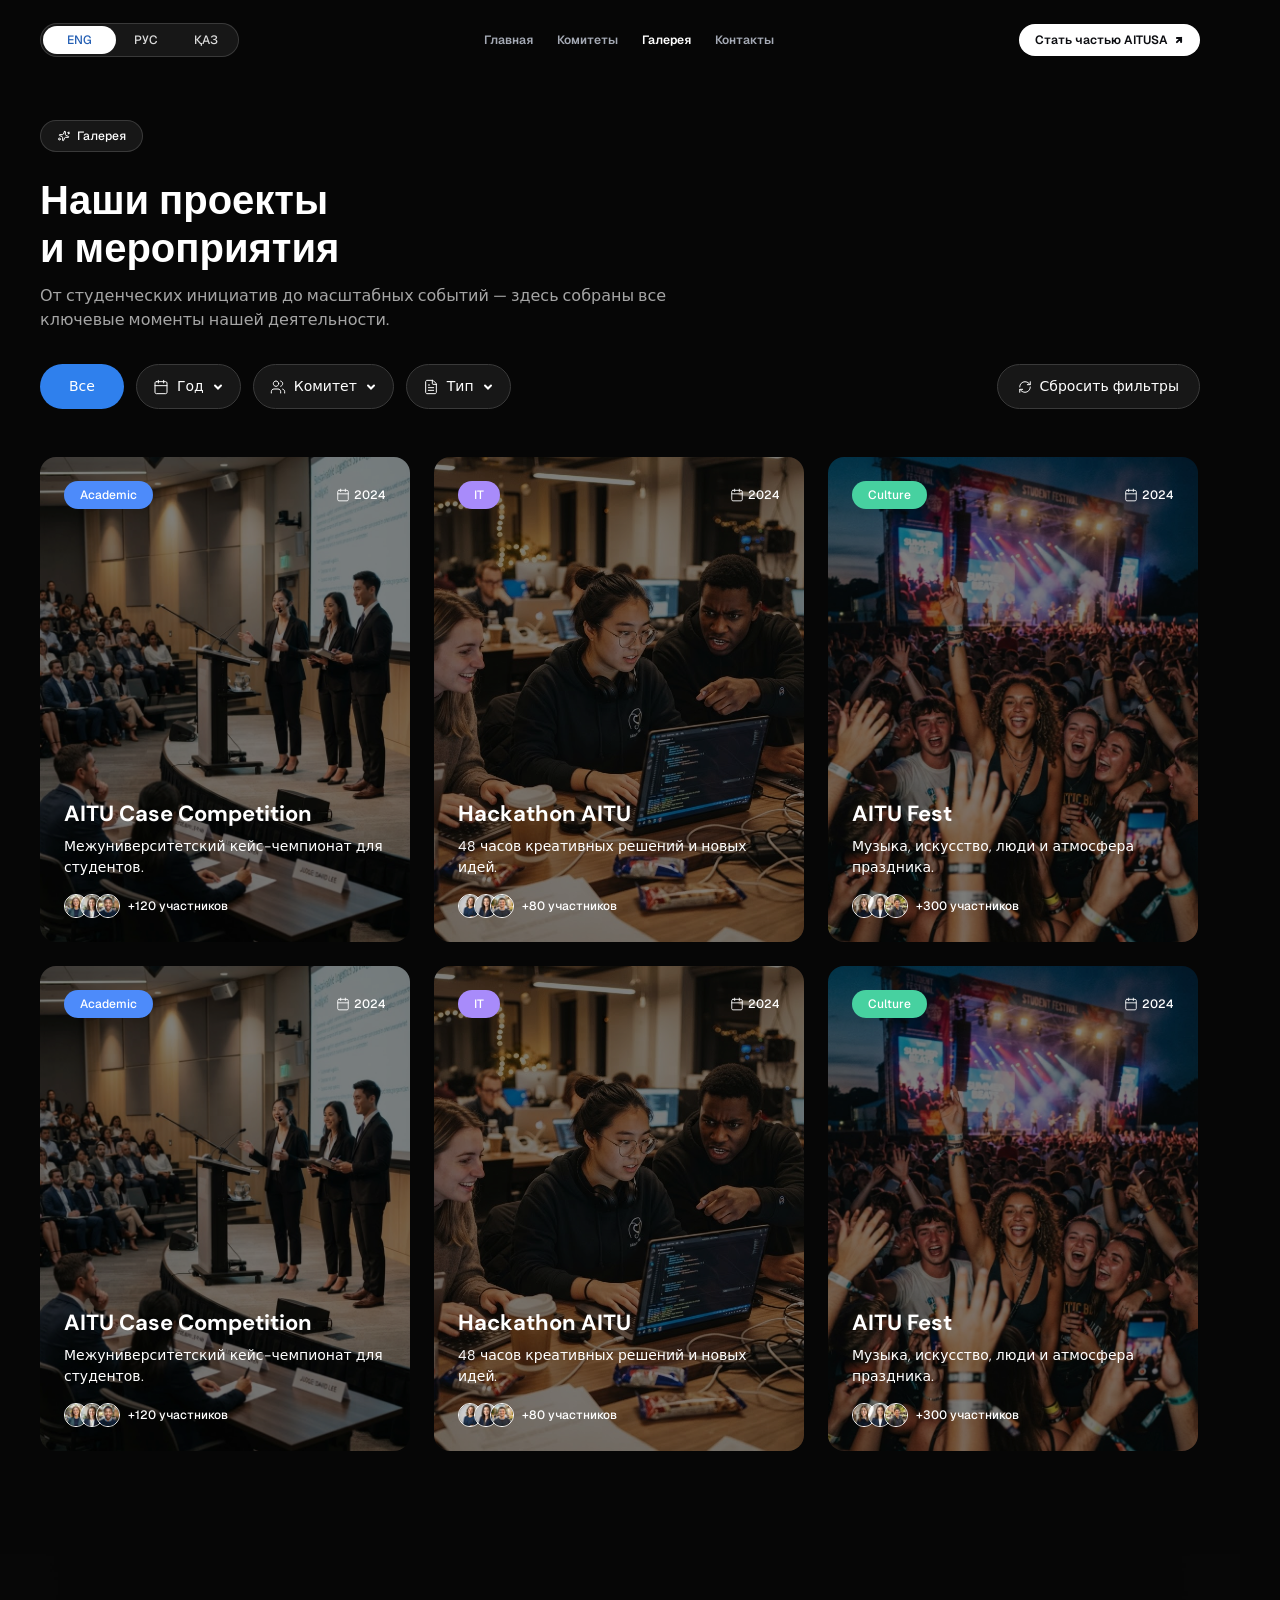
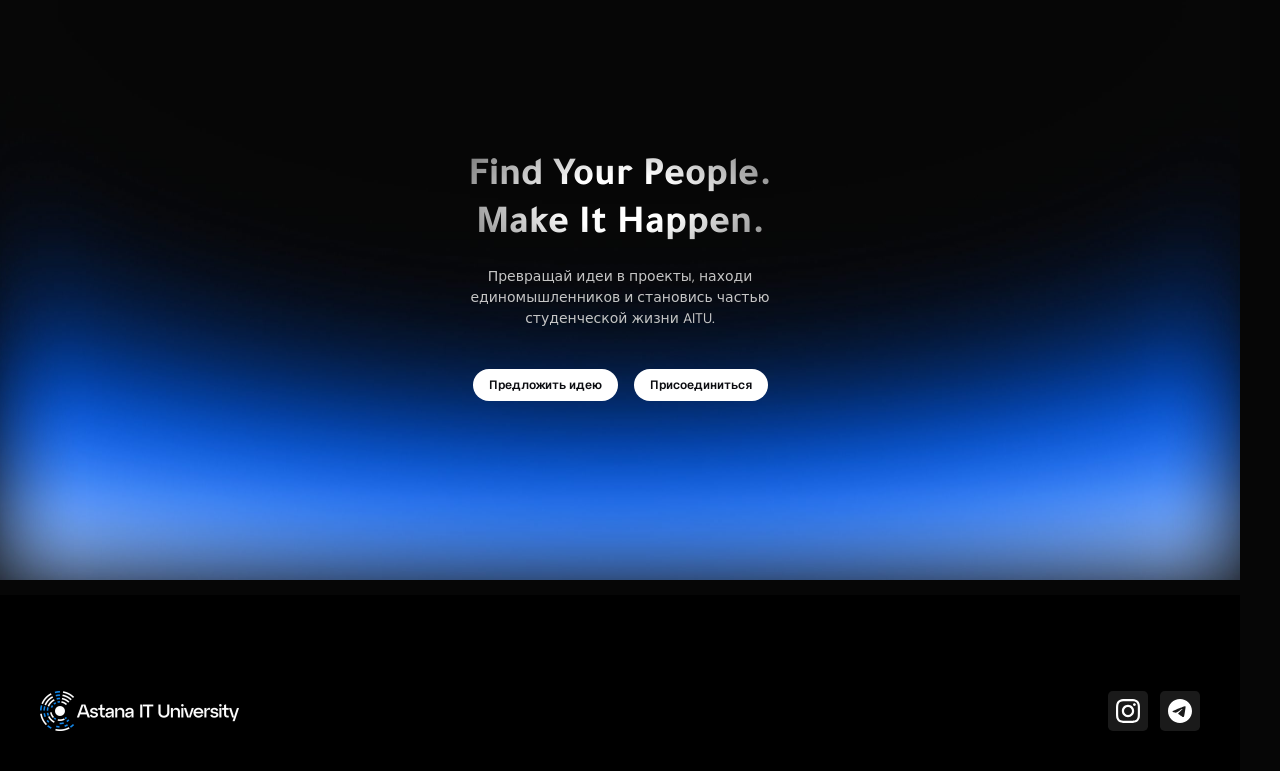
<file: gallery.html>
<!doctype html>
<html lang="ru">
<head>
<meta charset="utf-8">
<meta name="viewport" content="width=device-width, initial-scale=1">
<title>AITUSA — Галерея</title>
<link rel="stylesheet" href="style.css?v=14">
</head>
<body>
<div class="page">

  <header class="nav">
    <nav class="lang glass"><a class="on" href="#">ENG</a><a href="#">РУС</a><a href="#">ҚАЗ</a></nav>
    <ul>
      <li><a href="index.html">Главная</a></li>
      <li><a href="committee.html">Комитеты</a>
        <div class="dropdown">
          <a class="x" href="#"><img src="assets/ic-x-circle.svg" alt="Закрыть"></a>
          <a href="committee.html"><i class="ic"><img src="assets/icon-cap.svg" alt=""></i><div><b>Digital Transformation</b><span>Программы для получения степени бакалавра</span></div></a>
          <a class="bright" href="committee.html"><i class="ic"><img src="assets/icon-book.svg" alt=""></i><div><b>Science and Innovation</b><span>Программы для получения степени бакалавра</span></div></a>
          <a href="committee.html"><i class="ic"><img src="assets/icon-award.svg" alt=""></i><div><b>Culture and Events</b><span>Программы для получения степени бакалавра</span></div></a>
          <a href="committee.html"><i class="ic"><img src="assets/icon-globe2.svg" alt=""></i><div><b>External Relations</b><span>Программы для получения степени бакалавра</span></div></a>
          <a href="committee.html"><i class="ic"><img src="assets/icon-file.svg" alt=""></i><div><b>Academic Affairs</b><span>Программы для получения степени бакалавра</span></div></a>
          <a class="bright" href="committee.html"><i class="ic"><img src="assets/icon-trophy.svg" alt=""></i><div><b>Social Affairs</b><span>Программы для получения степени бакалавра</span></div></a>
          <a class="bright" href="committee.html"><i class="ic"><img src="assets/icon-camera.svg" alt=""></i><div><b>Media</b><span>Программы для получения степени бакалавра</span></div></a>
        </div>
      </li>
      <li class="active"><a href="gallery.html">Галерея</a></li>
      <li><a href="index.html#contacts">Контакты</a></li>
    </ul>
    <a class="pill" href="https://t.me/Akend0" target="_blank" rel="noopener">Стать частью AITUSA <img src="assets/arrow-up-right.svg" alt=""></a>
  </header>

  <main class="inner gallery-page">
  <div class="g-head">
    <span class="badge glass"><img src="assets/sparkles.svg" alt="">Галерея</span>
    <div>
      <h1 class="display">Наши проекты<br>и мероприятия</h1>
      <p>От студенческих инициатив до масштабных событий — здесь собраны все ключевые моменты нашей деятельности.</p>
    </div>
  </div>

  <div class="filters">
    <a class="chip on" href="#">Все</a>
    <details class="filter" name="filter"><summary class="chip"><img src="assets/ic-calendar.svg" alt="">Год<img class="chev" src="assets/ic-chevron-down.svg" alt=""></summary>
    <div class="fcard">
      <header><img src="assets/ic-calendar-18.svg" alt="">Год<img class="x" src="assets/ic-x-circle.svg" alt="Закрыть"></header>
      <ul>
      <li><label class="all"><input type="checkbox" checked>Все года<small>128</small></label></li>
      <li><label><input type="checkbox">2025<small>32</small></label></li>
      <li><label><input type="checkbox">2024<small>28</small></label></li>
      <li><label><input type="checkbox">2023<small>21</small></label></li>
      <li><label><input type="checkbox">2022<small>15</small></label></li>
      <li><label><input type="checkbox">2021<small>10</small></label></li>
      <li><label><input type="checkbox">2020<small>8</small></label></li>
      <li><label><input type="checkbox">2019<small>6</small></label></li>
      <li><label><input type="checkbox">2018<small>4</small></label></li>
      </ul>
    </div>
    </details>
    <details class="filter" name="filter"><summary class="chip"><img src="assets/ic-users.svg" alt="">Комитет<img class="chev" src="assets/ic-chevron-down.svg" alt=""></summary>
    <div class="fcard">
      <header><img src="assets/ic-users.svg" alt="">Комитет<img class="x" src="assets/ic-x-circle.svg" alt="Закрыть"></header>
      <ul>
      <li><label class="all"><input type="checkbox" checked>Все комитеты<small>128</small></label></li>
      <li><label><input type="checkbox"><img src="assets/cat-academic.svg" alt="">Academic<small>24</small></label></li>
      <li><label><input type="checkbox"><img src="assets/cat-it.svg" alt="">IT<small>22</small></label></li>
      <li><label><input type="checkbox"><img src="assets/cat-media.svg" alt="">Media<small>18</small></label></li>
      <li><label><input type="checkbox"><img src="assets/cat-science.svg" alt="">Science<small>16</small></label></li>
      <li><label><input type="checkbox"><img src="assets/cat-culture.svg" alt="">Culture<small>14</small></label></li>
      <li><label><input type="checkbox"><img src="assets/cat-social.svg" alt="">Social<small>12</small></label></li>
      </ul>
    </div>
    </details>
    <details class="filter" name="filter"><summary class="chip"><img src="assets/ic-file-text.svg" alt="">Тип<img class="chev" src="assets/ic-chevron-down.svg" alt=""></summary>
    <div class="fcard">
      <header><img src="assets/ic-tag-18.svg" alt="">Тип<img class="x" src="assets/ic-x-circle.svg" alt="Закрыть"></header>
      <ul>
      <li><label class="all"><input type="checkbox" checked>Все типы<small>128</small></label></li>
      <li><label><input type="checkbox"><img src="assets/type-contest.svg" alt="">Конкурс<small>18</small></label></li>
      <li><label><input type="checkbox"><img src="assets/type-hackathon.svg" alt="">Хакатон<small>16</small></label></li>
      <li><label><input type="checkbox"><img src="assets/type-conference.svg" alt="">Конференция<small>14</small></label></li>
      <li><label><input type="checkbox"><img src="assets/type-festival.svg" alt="">Фестиваль<small>12</small></label></li>
      <li><label><input type="checkbox"><img src="assets/type-workshop.svg" alt="">Воркшоп<small>20</small></label></li>
      <li><label><input type="checkbox"><img src="assets/type-volunteer.svg" alt="">Волонтёрская инициатива<small>10</small></label></li>
      <li><label><input type="checkbox"><img src="assets/type-project.svg" alt="">Проект<small>26</small></label></li>
      <li><label><input type="checkbox"><img src="assets/type-campaign.svg" alt="">Кампания<small>8</small></label></li>
      </ul>
    </div>
    </details>
    <a class="chip reset" href="#"><img src="assets/ic-refresh.svg" alt="">Сбросить фильтры</a>
  </div>

  <div class="projects">
    <article class="proj">
      <img src="assets/proj-case.jpg" alt="">
      <div class="top"><span class="tag academic">Academic</span><time><img src="assets/ic-calendar.svg" alt="">2024</time></div>
      <h3>AITU Case Competition</h3>
      <p>Межуниверситетский кейс-чемпионат для студентов.</p>
      <div class="people"><span><img src="assets/av1.jpg" alt=""><img src="assets/av2.jpg" alt=""><img src="assets/av3.jpg" alt=""></span>+120 участников</div>
    </article>
    <article class="proj">
      <img src="assets/proj-hack.jpg" alt="">
      <div class="top"><span class="tag it">IT</span><time><img src="assets/ic-calendar.svg" alt="">2024</time></div>
      <h3>Hackathon AITU</h3>
      <p>48 часов креативных решений и новых идей.</p>
      <div class="people"><span><img src="assets/av4.jpg" alt=""><img src="assets/av5.jpg" alt=""><img src="assets/av6.jpg" alt=""></span>+80 участников</div>
    </article>
    <article class="proj">
      <img src="assets/proj-fest.jpg" alt="">
      <div class="top"><span class="tag culture">Culture</span><time><img src="assets/ic-calendar.svg" alt="">2024</time></div>
      <h3>AITU Fest</h3>
      <p>Музыка, искусство, люди и атмосфера праздника.</p>
      <div class="people"><span><img src="assets/av7.jpg" alt=""><img src="assets/av8.jpg" alt=""><img src="assets/av9.jpg" alt=""></span>+300 участников</div>
    </article>
    <article class="proj">
      <img src="assets/proj-case.jpg" alt="">
      <div class="top"><span class="tag academic">Academic</span><time><img src="assets/ic-calendar.svg" alt="">2024</time></div>
      <h3>AITU Case Competition</h3>
      <p>Межуниверситетский кейс-чемпионат для студентов.</p>
      <div class="people"><span><img src="assets/av1.jpg" alt=""><img src="assets/av2.jpg" alt=""><img src="assets/av3.jpg" alt=""></span>+120 участников</div>
    </article>
    <article class="proj">
      <img src="assets/proj-hack.jpg" alt="">
      <div class="top"><span class="tag it">IT</span><time><img src="assets/ic-calendar.svg" alt="">2024</time></div>
      <h3>Hackathon AITU</h3>
      <p>48 часов креативных решений и новых идей.</p>
      <div class="people"><span><img src="assets/av4.jpg" alt=""><img src="assets/av5.jpg" alt=""><img src="assets/av6.jpg" alt=""></span>+80 участников</div>
    </article>
    <article class="proj">
      <img src="assets/proj-fest.jpg" alt="">
      <div class="top"><span class="tag culture">Culture</span><time><img src="assets/ic-calendar.svg" alt="">2024</time></div>
      <h3>AITU Fest</h3>
      <p>Музыка, искусство, люди и атмосфера праздника.</p>
      <div class="people"><span><img src="assets/av7.jpg" alt=""><img src="assets/av8.jpg" alt=""><img src="assets/av9.jpg" alt=""></span>+300 участников</div>
    </article>
  </div>
  <div class="empty" hidden><b>Скоро здесь будет больше</b><span>Мы собираем проекты и мероприятия, чтобы сохранить их в одной галерее.</span></div>

  <footer class="footer" id="contacts">
    <div class="cta">
      <h2 class="display">Find Your People.<br>Make It Happen.</h2>
      <p>Превращай идеи в проекты, находи единомышленников и становись частью студенческой жизни AITU.</p>
      <div class="center"><a class="pill" href="#">Предложить идею</a><a class="pill" href="#">Присоединиться</a></div>
    </div>
    <div class="bottom">
      <img class="logo" src="assets/aitu-logo.png" alt="Astana IT University">
      <div class="soc">
        <a href="https://instagram.com/astana_it_students" target="_blank" rel="noopener"><img src="assets/icon-instagram.svg" alt="Instagram"></a>
        <a href="https://t.me/aitusanews" target="_blank" rel="noopener"><img src="assets/icon-telegram.svg" alt="Telegram"></a>
      </div>
    </div>
  </footer>
  </main>
<script>document.addEventListener("click", e => { if (e.target.classList.contains("x")) e.target.closest("details").removeAttribute("open"); if (!e.target.closest(".filter")) document.querySelectorAll(".filter[open]").forEach(d => d.removeAttribute("open")); });</script>

</div>
<script src="nav.js"></script>
</body>
</html>
</file>
<file: style.css>
@import url('https://fonts.googleapis.com/css2?family=Geist:wght@400;500;600;700;800&family=DM+Sans:opsz,wght@9..40,400;9..40,500;9..40,600;9..40,700&family=Tajawal:wght@700&display=swap');

:root {
  --bg: #060606;
  --card: #111112;
  --line: #27272a;
  --glass: rgba(255, 255, 255, .07);
  --glass-line: rgba(255, 255, 255, .15);
  --muted: #a5aab5;
  --blue: #005cf2;
  --blue-soft: #719edf;
  --ink: #0b0c10;
  --field: #171717;
  --field-line: #3a3a3a;
}

* { box-sizing: border-box; margin: 0; padding: 0; }
html { background: var(--bg); overflow-x: hidden; scrollbar-width: none; } /* 100vw включает скроллбар — прячем, чтобы не было полосы справа */
html::-webkit-scrollbar { display: none; }
body { font-family: 'DM Sans', system-ui, sans-serif; color: #fff; background: var(--bg); -webkit-font-smoothing: antialiased; }
a { color: inherit; text-decoration: none; }
img { display: block; }
ul { list-style: none; }
[hidden] { display: none !important; }
h1, h2, h3 { font-weight: 700; }

/* ponytail: 1240 макет масштабируется на всю ширину экрана, без настоящего адаптива */
.page { width: 1240px; position: relative; overflow: hidden; zoom: calc(100vw / 1240px); }

/* ---------- pills / buttons ---------- */
.pill { display: inline-flex; align-items: center; justify-content: center; gap: 6px; height: 32px; padding: 0 16px; border-radius: 100px; background: #fff; color: var(--ink); font: 600 12px/1 Geist, sans-serif; white-space: nowrap; }
.pill img { width: 10px; height: 10px; }
.glass { background: var(--glass); border: 1px solid var(--glass-line); }
.center { display: flex; justify-content: center; }
.display { font: 700 40px/48px Tajawal, sans-serif; }

/* ---------- navbar ---------- */
.nav { position: absolute; top: 0; left: 0; right: 0; height: 80px; display: flex; align-items: center; justify-content: space-between; padding: 24px 40px; z-index: 5; }
.lang { display: flex; padding: 2px; border-radius: 32px; font: 500 12px/16px Geist, sans-serif; color: rgba(255, 255, 255, .85); }
.lang a { padding: 6px 18px; border-radius: 24px; }
.lang a.on { padding: 6px 24px; background: #fff; color: #245fb4; }
.nav ul { display: flex; gap: 24px; font: 600 12px/1 Geist, sans-serif; color: var(--muted); position: relative; }
.nav li.active { color: #fff; }
.nav li { position: relative; padding: 10px 0; }

/* committees dropdown (55:669) */
.dropdown { display: none; position: absolute; top: 38px; left: -87px; width: 360px; padding: 12px 24px 24px; border-radius: 24px; background: var(--card); border: 1px solid var(--line); box-shadow: 0 12px 24px rgba(0, 0, 0, .125); }
.nav li:hover .dropdown, .nav li.open .dropdown { display: block; }
.dropdown a { display: flex; gap: 16px; align-items: flex-start; }
.dropdown a:not(.x) { margin-top: 12px; }
.dropdown .x { display: none; }
.dropdown .ic { flex: none; width: 36px; height: 36px; border-radius: 9px; background: var(--blue-soft); display: grid; place-items: center; }
.dropdown .ic img { width: 18px; height: 18px; }
.dropdown a.bright .ic { background: var(--blue); }
.dropdown b { display: block; font: 700 14px/21px 'DM Sans', sans-serif; color: #fff; }
.dropdown span { display: block; margin-top: 2px; font: 400 12px/17px 'DM Sans', sans-serif; color: rgba(255, 255, 255, .52); }

/* ---------- hero ---------- */
.hero { position: relative; height: 1007px; overflow: hidden; }
.hero .bg { left: 17px; top: -42px; width: 1362px; height: 763px; object-fit: cover; opacity: .8; }
.hero .glow { left: 468px; top: 272px; width: 445px; height: 410px; border-radius: 50%; background: rgba(255, 255, 255, .08); filter: blur(200px); }
.hero .cat { left: 228px; top: 144px; width: 780px; height: 780px; }
.hero > * { position: absolute; }
.pitch { left: 40px; top: 157px; width: 712px; }
.pitch h1 { font: 700 64px/1.2 Tajawal, sans-serif; letter-spacing: -1px; text-transform: uppercase; width: 587px; }
.pitch p { width: 385px; font-size: 14px; line-height: 1.5; color: rgba(255, 255, 255, .64); }
.watch { display: flex; align-items: center; gap: 12px; margin-top: 24px; font: 700 12px/1 Geist, sans-serif; letter-spacing: 1px; text-transform: uppercase; }
.watch i { width: 40px; height: 40px; border-radius: 50%; border: 1.5px solid #fff; background: var(--glass); display: grid; place-items: center; }
.watch i img { width: 14px; height: 14px; }

.about { left: 900px; top: 398px; width: 300px; padding: 20px; border-radius: 16px; display: flex; flex-direction: column; gap: 12px; }
.about h3 { font: 700 12px/1 Geist, sans-serif; text-transform: uppercase; }
.about p { font: 400 11px/1.4 Geist, sans-serif; color: rgba(255, 255, 255, .8); }
.about .pill { width: 100%; }

.stats { left: 40px; top: 613px; display: flex; gap: 24px; padding: 16px 24px; border-radius: 24px; }
.stats b { display: block; font: 800 14px/1 Geist, sans-serif; }
.stats span { display: block; margin-top: 2px; font: 400 9px/1 Geist, sans-serif; color: var(--muted); }

.follow { left: 992px; top: 624px; display: flex; align-items: center; gap: 8px; padding: 6px 12px; border-radius: 100px; }
.follow img { width: 24px; height: 24px; border-radius: 50%; }
.follow b { display: block; font: 800 14px/1 Geist, sans-serif; }
.follow span { display: block; margin-top: 1px; font: 400 9px/1 Geist, sans-serif; color: var(--muted); }

/* ---------- generic section header ---------- */
.sec-head { display: flex; align-items: center; gap: 40px; height: 29px; }
.sec-head h2 { font: 600 22px/29px 'DM Sans', sans-serif; white-space: nowrap; }
.sec-head:after { content: ''; flex: 1; height: 1px; background: rgba(255, 255, 255, .32); }

/* ---------- events (landing) ---------- */
.events { padding: 0 40px; height: 571px; position: relative; }
.events .row { display: flex; gap: 24px; margin-top: 52px; overflow: hidden; }
.event { flex: none; width: 300px; }
.event img { width: 300px; height: 248px; object-fit: cover; border-radius: 12px; }
.event time { display: block; margin-top: 16px; font-size: 14px; line-height: 1.5; color: rgba(255, 255, 255, .6); }
.event h3 { margin-top: 8px; font-size: 16px; line-height: 21px; height: 42px; overflow: hidden; }
.event p { margin-top: 8px; font-size: 14px; line-height: 21px; color: rgba(255, 255, 255, .8); display: -webkit-box; -webkit-line-clamp: 3; -webkit-box-orient: vertical; overflow: hidden; }
.events > .center { position: absolute; left: 0; right: 0; top: 539px; }

/* ---------- manifesto + bento ---------- */
.manifesto { margin-top: 200px; height: 361px; text-align: center; }
.manifesto h2 { width: 920px; margin: 0 auto; height: 192px; }
.manifesto h2 span { color: #5a5c63; }
.manifesto p { margin-top: 48px; font-size: 14px; color: rgba(255, 255, 255, .31); }

.bento { margin: 0 40px; height: 344px; padding: 32px; border-radius: 32px; background: #0b0b0c; border: 1px solid rgba(255, 255, 255, .1); display: flex; gap: 24px; }
.bento > * { height: 280px; border-radius: 20px; flex: none; }
.bento p { font: 500 12px/16px Geist, sans-serif; color: rgba(255, 255, 255, .31); }
.b-built { width: 364px; padding: 24px 16px; position: relative; }
.b-built h3 { width: 332px; text-transform: uppercase; }
.b-built p { margin-top: 16px; width: 332px; }
.b-built .g1, .b-built .g2, .shield { position: absolute; display: grid; place-items: center; border-radius: 16px; background: rgba(255, 255, 255, .06); border: 1px solid rgba(255, 255, 255, .1); }
.b-built .g1 { left: 185px; top: -10px; width: 57px; height: 57px; }
.b-built .g2 { left: 40px; top: 186px; width: 54px; height: 54px; }
.b-built img { width: 28px; height: 28px; }
.b-team { width: 240px; background: #fff; color: var(--ink); padding: 24px; }
.avatars { display: grid; grid-template-columns: repeat(3, 58px); gap: 8px; }
.avatars img { width: 58px; height: 58px; border-radius: 50%; object-fit: cover; }
.b-team .stat { display: flex; align-items: baseline; justify-content: space-between; margin-top: 60px; }
.b-team b { font: 700 40px/48px Tajawal, sans-serif; }
.b-team span { font: 400 11px/15px Geist, sans-serif; color: #555; }
.b-events { width: 240px; background: var(--card); border: 1px solid var(--line); padding: 24px; display: flex; flex-direction: column; position: relative; }
.b-events .top { display: flex; justify-content: space-between; align-items: flex-start; }
.b-events b { font: 700 40px/48px Tajawal, sans-serif; }
.b-events small { display: block; margin-top: 2px; font: 400 11px/15px Geist, sans-serif; color: rgba(255, 255, 255, .31); }
.shield { right: 24px; top: 34px; width: 44px; height: 44px; border-radius: 50%; padding: 8px; }
.shield img { width: 28px; height: 28px; }
.b-events p { margin-top: auto; }
.b-portrait { width: 180px; object-fit: cover; }

/* ---------- committees ---------- */
.committees { margin-top: 200px; padding: 0 40px; }
.grid { margin-top: 40px; display: flex; flex-direction: column; gap: 24px; }
.grid .row { display: flex; gap: 24px; }
.card { flex: 1; height: 275px; padding: 32px; border-radius: 24px; background: var(--card); border: 1px solid var(--line); display: flex; flex-direction: column; }
.card .ic { width: 48px; height: 48px; border-radius: 12px; background: var(--blue-soft); display: grid; place-items: center; }
.card .ic img { width: 24px; height: 24px; }
.card h3 { margin-top: 24px; font-size: 22px; line-height: 29px; }
.card p { margin-top: 12px; font-size: 14px; line-height: 21px; color: rgba(255, 255, 255, .32); }
.card a { margin-top: auto; display: flex; justify-content: space-between; align-items: center; font: 800 14px/18px Geist, sans-serif; }
.card a i { width: 32px; height: 32px; border-radius: 50%; background: var(--blue-soft); display: grid; place-items: center; }
.card a i img { width: 14px; height: 14px; }
.card.bright .ic, .card.bright a i { background: var(--blue); }

/* ---------- why us ---------- */
.why { position: relative; margin: 200px 40px 0; height: 480px; }
.why .ring { position: absolute; left: 50%; top: 50%; translate: -50% -50%; border-radius: 50%; border: 1px solid #59595c; }
.why h2 { position: absolute; left: 50%; top: 50%; translate: -50% -50%; width: 300px; text-align: center; }
.why .q { position: absolute; width: 420px; padding: 24px; border-radius: 20px; background: var(--card); border: 1px solid var(--line); }
.why .q h3 { font-size: 22px; line-height: 29px; }
.why .q p { margin-top: 8px; font-size: 14px; line-height: 21px; color: rgba(255, 255, 255, .8); }

/* ---------- gallery (landing) ---------- */
.gallery { margin-top: 200px; padding: 0 40px; }
.g-grid { margin-top: 40px; display: flex; flex-direction: column; gap: 24px; }
.g-grid .row { display: flex; gap: 24px; }
.g-grid img { height: 320px; border-radius: 24px; object-fit: cover; }
.g-grid .n { width: 280px; }
.g-grid .w { width: 856px; }
.gallery .center { margin-top: 40px; }

/* ---------- footer ---------- */
.footer { margin-top: 200px; }
.cta { position: relative; height: 626px; padding-top: 200px; text-align: center; overflow: hidden; z-index: 0; }
.cta::before { content: ''; position: absolute; left: -90px; top: -90px; width: 1420px; height: 806px; background: url(assets/footer-glow.jpg) 0 0 / 100% 100%; z-index: -1; } /* рендер Gradient+Blur, blur 90 = отступ */
.cta h2 { display: inline-block; white-space: nowrap; background: radial-gradient(65% 100% at 50% 50%, #fff 30%, rgba(255, 255, 255, .4)); -webkit-background-clip: text; background-clip: text; color: transparent; }
.cta p { margin: 16px auto 0; width: 404px; font-size: 14px; line-height: 21px; color: #c5c5c5; }
.cta .center { margin-top: 40px; gap: 16px; }
.bottom { margin-top: 15px; height: 176px; padding: 96px 40px 0; display: flex; justify-content: space-between; align-items: flex-start; background: #000; }
.bottom .logo { width: 199px; height: 40px; }
.bottom .soc { display: flex; gap: 12px; }
.bottom .soc a { width: 40px; height: 40px; border-radius: 4.8px; background: #1a1a1a; display: grid; place-items: center; }
.bottom .soc img { width: 24px; height: 24px; }

/* ---------- inner pages: shared ---------- */
.inner { padding: 120px 40px 0; }
.inner .footer { margin: 60px -40px 0; }
.gallery-page .footer { margin-top: 103px; }
.events-page .footer { margin-top: 64px; }

/* ---------- committee page (51:120) ---------- */
.committee { display: flex; gap: 32px; }
.sidebar { flex: none; width: 280px; align-self: flex-start; border-radius: 12px; overflow: hidden; border: 1px solid var(--line); background: var(--card); }
.sidebar a { display: block; padding: 14px 20px; font: 700 14px/21px 'DM Sans', sans-serif; color: rgba(255, 255, 255, .5); border-top: 1px solid var(--line); }
.sidebar a.head { border: 0; background: var(--blue-soft); font: 500 12px/16px Geist, sans-serif; color: #fff; }
.m-only { display: none; }
.sidebar a.on { color: #fff; }
.sidebar a:hover { color: #fff; }
.committee .body { flex: 1; min-width: 0; display: flex; flex-direction: column; gap: 52px; }
.committee .about-row { display: flex; gap: 24px; margin-top: 24px; }
.committee .about-row > img { width: 387px; height: 280px; object-fit: cover; border-radius: 20px; }
.committee .about-card { flex: 1; height: 280px; padding: 24px; border-radius: 20px; background: var(--card); border: 1px solid var(--line); display: flex; flex-direction: column; gap: 0; }
.committee .about-card p { font: 500 12px/16px Geist, sans-serif; height: 71px; }
.committee .about-card img { width: 100%; height: 161px; object-fit: cover; border-radius: 20px; }
.committee .text { margin-top: 24px; display: flex; flex-direction: column; gap: 4px; }
.committee .text h3 { font-size: 14px; line-height: 21px; font-weight: 400; }
.committee .text p { font: 500 12px/16px Geist, sans-serif; color: rgba(255, 255, 255, .5); }
.committee .strip { display: flex; gap: 24px; overflow: hidden; }
.committee .strip img { flex: none; width: 300px; height: 248px; object-fit: cover; border-radius: 12px; }
.committee .sec-head + .strip { margin-top: 20px; }

/* ---------- gallery page (75:277) ---------- */
.g-head { width: 640px; display: flex; flex-direction: column; gap: 32px; }
.badge { display: inline-flex; align-items: center; gap: 6px; align-self: flex-start; height: 32px; padding: 0 16px; border-radius: 100px; font: 500 12px/16px Geist, sans-serif; }
.badge img { width: 14px; height: 14px; }
.g-head p { margin-top: 4px; font-size: 16px; line-height: 24px; color: rgba(255, 255, 255, .64); }

.filters { margin-top: 32px; display: flex; gap: 12px; align-items: flex-start; }
.chip { display: inline-flex; align-items: center; gap: 8px; height: 45px; padding: 0 16px; border-radius: 100px; background: var(--field); border: 1px solid var(--field-line); font-size: 14px; line-height: 21px; white-space: nowrap; cursor: pointer; list-style: none; }
.chip::-webkit-details-marker { display: none; }
.chip img { width: 16px; height: 16px; }
.chip img.chev { width: 12px; height: 12px; }
.chip.on { padding: 0 28px; background: #2f80ed; border-color: transparent; }
.chip.reset { margin-left: auto; padding: 0 20px; }
.chip.reset img { width: 14px; height: 14px; }
.filter { position: relative; }
.filter[open] .chip { border-color: #fff; }
.filter[open] .chev { rotate: 180deg; }
.fcard { position: absolute; z-index: 10; top: 53px; left: 0; width: 290px; border-radius: 16px; background: var(--field); border: 1px solid var(--field-line); box-shadow: 0 30px 80px rgba(0, 0, 0, .7); }
.fcard header { display: flex; align-items: center; gap: 10px; padding: 16px 16px 12px; border-bottom: 1px solid var(--field-line); font: 600 14px/18px 'DM Sans', sans-serif; }
.fcard header img { width: 18px; height: 18px; }
.fcard header .x { margin-left: auto; width: 16px; height: 16px; cursor: pointer; }
.fcard ul { padding: 12px 16px 16px; }
.fcard label { display: flex; align-items: center; gap: 12px; padding: 8px 0; font-size: 13px; line-height: 17px; white-space: nowrap; cursor: pointer; }
.fcard label.all { font-weight: 500; }
.fcard input { appearance: none; flex: none; width: 18px; height: 18px; margin: 0; border-radius: 4px; border: 1px solid rgba(255, 255, 255, .5); cursor: pointer; }
.fcard input:checked { border: 0; background: #3b82f6 url(assets/ic-check.svg) center / 10px no-repeat; }
.fcard label img { width: 28px; height: 28px; }
.fcard small { margin-left: auto; font: 400 11px/14px Geist, sans-serif; }

.projects { margin-top: 48px; display: grid; grid-template-columns: repeat(3, 370px); gap: 24px; }
.proj { position: relative; height: 485px; padding: 24px; border-radius: 16px; overflow: hidden; display: flex; flex-direction: column; isolation: isolate; }
.proj > img { position: absolute; inset: 0; z-index: -1; width: 100%; height: 100%; object-fit: cover; filter: brightness(.5); }
.proj .top { display: flex; justify-content: space-between; align-items: center; font: 500 12px/16px Geist, sans-serif; }
.proj .tag { height: 28px; padding: 0 16px; border-radius: 100px; display: inline-flex; align-items: center; }
.proj .tag.academic { background: #4d8bfa; }
.proj .tag.it { background: #a88bfa; }
.proj .tag.culture { background: #47d1a0; }
.proj time { display: flex; align-items: center; gap: 4px; }
.proj time img { width: 14px; height: 14px; }
.proj h3 { margin-top: auto; font-size: 22px; line-height: 29px; }
.proj p { margin-top: 8px; font-size: 14px; line-height: 21px; }
.proj .people { margin-top: 16px; display: flex; align-items: center; gap: 8px; font: 500 12px/16px Geist, sans-serif; }
.proj .people span { display: flex; }
.proj .people img { width: 24px; height: 24px; border-radius: 50%; border: 1px solid #fff; }
.proj .people img + img { margin-left: -8px; }

.empty { height: 280px; border-radius: 24px; background: rgba(21, 21, 22, .64); display: flex; flex-direction: column; justify-content: center; align-items: center; gap: 8px; text-align: center; }
.empty b { font-size: 22px; line-height: 29px; }
.empty span { font-size: 14px; line-height: 21px; color: rgba(255, 255, 255, .64); }

/* ---------- events page (83:1128) ---------- */
.ev-section .cards { margin-top: 24px; display: grid; grid-template-columns: repeat(3, 371px); gap: 24px; }
.ev-section.band { margin: 64px -40px; padding: 64px 40px; background: rgba(21, 21, 22, .64); }
.ev { height: 520px; border-radius: 32px; overflow: hidden; background: var(--card); border: 1px solid var(--line); }
.ev .img { position: relative; height: 240px; }
.ev .img img { width: 100%; height: 100%; object-fit: cover; }
.ev .img span { position: absolute; left: 20px; top: 20px; height: 27px; padding: 0 14px; border-radius: 100px; background: rgba(17, 17, 18, .24); backdrop-filter: blur(8px); font: 400 11px/27px Geist, sans-serif; }
.ev .info { padding: 24px 24px 28px; display: flex; flex-direction: column; gap: 16px; }
.ev .meta { display: flex; flex-direction: column; gap: 8px; }
.ev .meta div { display: flex; align-items: center; gap: 8px; font: 500 12px/16px Geist, sans-serif; color: rgba(255, 255, 255, .64); white-space: nowrap; }
.ev .meta img { width: 16px; height: 16px; }
.ev h3 { font-size: 22px; line-height: 29px; }
.ev p { font-size: 14px; line-height: 21px; color: rgba(255, 255, 255, .64); }

/* ======================= mobile (< 900px), Figma 78:693 / 83:2087 ======================= */
@media (max-width: 900px) {
  .page { width: 100%; zoom: 1; padding: 0 16px; }

  /* nav: только ссылки в ряд */
  .nav { position: fixed; height: 64px; padding: 24px 16px; }
  /* blur на псевдоэлементе: backdrop-filter на самом .nav сделал бы его containing block для fixed-шторки */
  .nav::before { content: ''; position: absolute; inset: 0; z-index: -1; background: rgba(1, 1, 1, .12); backdrop-filter: blur(40px); -webkit-backdrop-filter: blur(40px); }
  .nav .lang, .nav > .pill { display: none; }
  .nav ul { flex: 1; justify-content: space-between; gap: 0; }
  .nav li { position: static; padding: 0; }

  /* bottom sheet комитетов (83:2088) */
  .dropdown { position: fixed; inset: auto 0 0; top: auto; width: auto; padding: 20px 16px 64px; border-radius: 0; border: 0; border-top: 1px solid var(--line); background: var(--card); box-shadow: 0 0 0 100vmax rgba(0, 0, 0, .84); display: none; z-index: 20; }
  .dropdown::before { content: ''; display: block; width: 36px; height: 5px; margin: 0 auto 8px; border-radius: 4px; background: var(--line); }
  .nav li:hover .dropdown { display: none; }
  .nav li.open .dropdown { display: block; }
  .dropdown .x { display: block; position: absolute; right: 16px; top: 16px; margin: 0; }
  .dropdown .x img { width: 16px; height: 16px; }
  .dropdown a { align-items: center; }

  /* hero */
  .hero { height: 844px; margin: 0 -16px; } /* full-bleed, дети сдвинуты на 16px */
  .hero .bg { left: -536px; top: -269px; width: 1279px; height: 1165px; object-fit: cover; }
  .hero .glow { left: 192px; top: 293px; width: 215px; height: 198px; filter: blur(100px); }
  .hero .cat { left: 76px; top: 231px; width: 377px; height: 377px; z-index: 1; }
  .pitch { left: 16px; right: 16px; top: 98px; width: auto; }
  .pitch h1 { width: 100%; font-size: 32px; line-height: 38px; letter-spacing: 0; }
  .pitch p { width: 100%; }
  .watch, .stats { display: none; }
  .follow { left: 16px; top: 271px; padding: 4px 8px; }
  .follow img { width: 28px; height: 28px; }
  .follow b, .follow span { font: 500 12px/16px Geist, sans-serif; }
  .about { left: 16px; right: 16px; top: 556px; width: auto; padding: 24px; gap: 4px; }
  .about h3 { font: 600 16px/24px 'DM Sans', sans-serif; text-transform: none; }
  .about p { font: 300 14px/20px Geist, sans-serif; }
  .about .pill { margin-top: 8px; height: 40px; }

  .sec-head { gap: 40px; height: 21px; }
  .sec-head h2 { font-size: 16px; line-height: 21px; }

  /* events: горизонтальная лента */
  .events { padding: 0; height: auto; }
  .events .row { margin: 20px -16px 0; padding: 0 16px; overflow-x: auto; scrollbar-width: none; }
  .events .row::-webkit-scrollbar { display: none; }
  .event { width: 264px; }
  .event img { width: 264px; }
  .event h3 { font-weight: 600; }
  .events > .center { position: static; margin-top: 32px; }
  .events .pill, .gallery .pill { width: 100%; height: 40px; }

  /* манифест и «почему мы» в мобильном макете отсутствуют */
  .manifesto, .why { display: none; }

  /* bento: горизонтальная лента карточек */
  .bento { margin: 80px -16px 0; height: 280px; padding: 0 16px; border: 0; background: none; overflow-x: auto; scrollbar-width: none; }
  .bento::-webkit-scrollbar { display: none; }
  .b-built { width: 314px; padding: 24px; background: var(--card); border: 1px solid var(--line); }
  .b-built h3 { width: 266px; font-size: 32px; line-height: 38px; }
  .b-built p { width: 266px; }
  .b-built .g1 { left: 135px; }
  .b-team b { font: 700 32px/38px Tajawal, sans-serif; }
  .b-team span { font: 400 11px/15px Geist, sans-serif; color: #555; }

  /* committees: колонка, стрелка справа сверху, без текста ссылки */
  .committees { margin-top: 80px; padding: 0; }
  .grid { margin-top: 20px; gap: 12px; }
  .grid .row { flex-direction: column; gap: 12px; }
  .card { position: relative; height: auto; padding: 24px; }
  .card h3 { margin-top: 52px; font-size: 16px; line-height: 21px; font-weight: 600; }
  .card a { position: absolute; right: 24px; top: 32px; margin: 0; font-size: 0; }

  /* gallery: горизонтальная лента */
  .gallery { margin-top: 80px; padding: 0; }
  .g-grid { margin: 20px -16px 0; padding: 0 16px; flex-direction: row; overflow-x: auto; scrollbar-width: none; }
  .g-grid::-webkit-scrollbar { display: none; }
  .g-grid .row { flex: none; }
  .g-grid img, .g-grid .n, .g-grid .w { width: 280px; height: 320px; }
  .gallery .center { margin-top: 32px; }

  /* footer */
  .footer { margin: 80px -16px 0; }
  .cta { height: 627px; padding: 200px 16px 0; }
  .cta::before { left: -400px; }
  .cta h2 { font-size: 32px; line-height: 38px; }
  .cta p { width: 100%; }
  .cta .center { flex-wrap: wrap; }
  .bottom { padding: 96px 16px 0; }
  .bottom .logo { width: 37px; object-fit: cover; object-position: left; }

  /* inner pages */
  .inner { padding: 88px 0 0; }
  .inner .footer, .gallery-page .footer, .events-page .footer { margin: 0 -16px 0; }
  .sec-head.m-only { display: flex; }

  /* committee (83:2229 список → 83:2954 детали) */
  .committee { flex-direction: column; }
  .sidebar { width: 100%; border: 0; border-radius: 0; background: none; overflow: visible; }
  .sidebar .head { display: none; }
  .sidebar .search { display: block; width: 100%; height: 43px; margin: 12px 0; padding: 0 16px; border-radius: 100px; border: 1px solid var(--line); background: #151516; color: #fff; font: 400 16px/19px 'DM Sans', sans-serif; outline: 0; }
  .sidebar .search::placeholder { color: rgba(255, 255, 255, .32); }
  .sidebar a { display: flex; justify-content: space-between; align-items: center; margin-top: 8px; padding: 20px; border: 0; border-radius: 8px; background: #151516; color: rgba(255, 255, 255, .8); }
  .sidebar a::after { content: url(assets/ic-chevron-down.svg); rotate: -90deg; line-height: 0; }
  .committee .body { display: none; }
  .committee .body:target { display: flex; scroll-margin-top: 88px; }
  .committee:has(.body:target) .sidebar { display: none; }
  .committee .about-row { margin-top: 12px; gap: 12px; }
  .committee .about-row > img { width: 154px; }
  .committee .about-card img { height: 93px; }
  .committee .about-card p { height: auto; flex: 1; }
  .committee .strip { margin: 0 -16px; padding: 0 16px; overflow-x: auto; scrollbar-width: none; }
  .committee .strip::-webkit-scrollbar { display: none; }
  .committee .strip img { width: 280px; height: 320px; border-radius: 24px; }

  /* gallery (83:3173, фильтры — шторки 94:802/997/1191) */
  .g-head { width: 100%; }
  .g-head h1 { font-size: 32px; line-height: 38px; }
  .g-head p { font-size: 14px; line-height: 21px; }
  .filters { margin-top: 24px; gap: 4px; flex-wrap: wrap; }
  .chip { height: 32px; padding: 0 12px; font: 500 12px/16px Geist, sans-serif; }
  .chip.on { padding: 0 12px; }
  .chip.reset { display: none; }
  .filter[open] .chip { background: #2f80ed; border-color: transparent; }
  .fcard { position: fixed; inset: auto 0 0; top: auto; width: auto; padding: 20px 16px 64px; border-radius: 0; border: 0; border-top: 1px solid var(--line); background: var(--card); box-shadow: 0 0 0 100vmax rgba(0, 0, 0, .84); }
  .fcard::before { content: ''; display: block; width: 36px; height: 5px; margin: 0 auto 4px; border-radius: 4px; background: var(--line); }
  .projects { margin-top: 24px; grid-template-columns: 1fr 1fr; gap: 12px; }
  /* ponytail: в макете карточка = уменьшенная десктопная (370→179), масштабируем zoom'ом */
  .proj { zoom: calc((100vw - 44px) / 740px); }
  .empty { border-radius: 16px; }

  /* events (94:2009): карточки 280 в горизонтальной ленте */
  .ev-section .cards { display: flex; gap: 12px; margin: 24px -16px 0; padding: 0 16px; overflow-x: auto; scrollbar-width: none; }
  .ev-section .cards::-webkit-scrollbar { display: none; }
  .ev { flex: none; width: 280px; height: 423px; border-radius: 16px; }
  .ev .info { padding: 24px 16px 40px; }
  .ev h3 { font-size: 16px; line-height: 21px; }
  .ev-section.band { margin: 40px -16px; padding: 40px 16px; }
}
</file>
